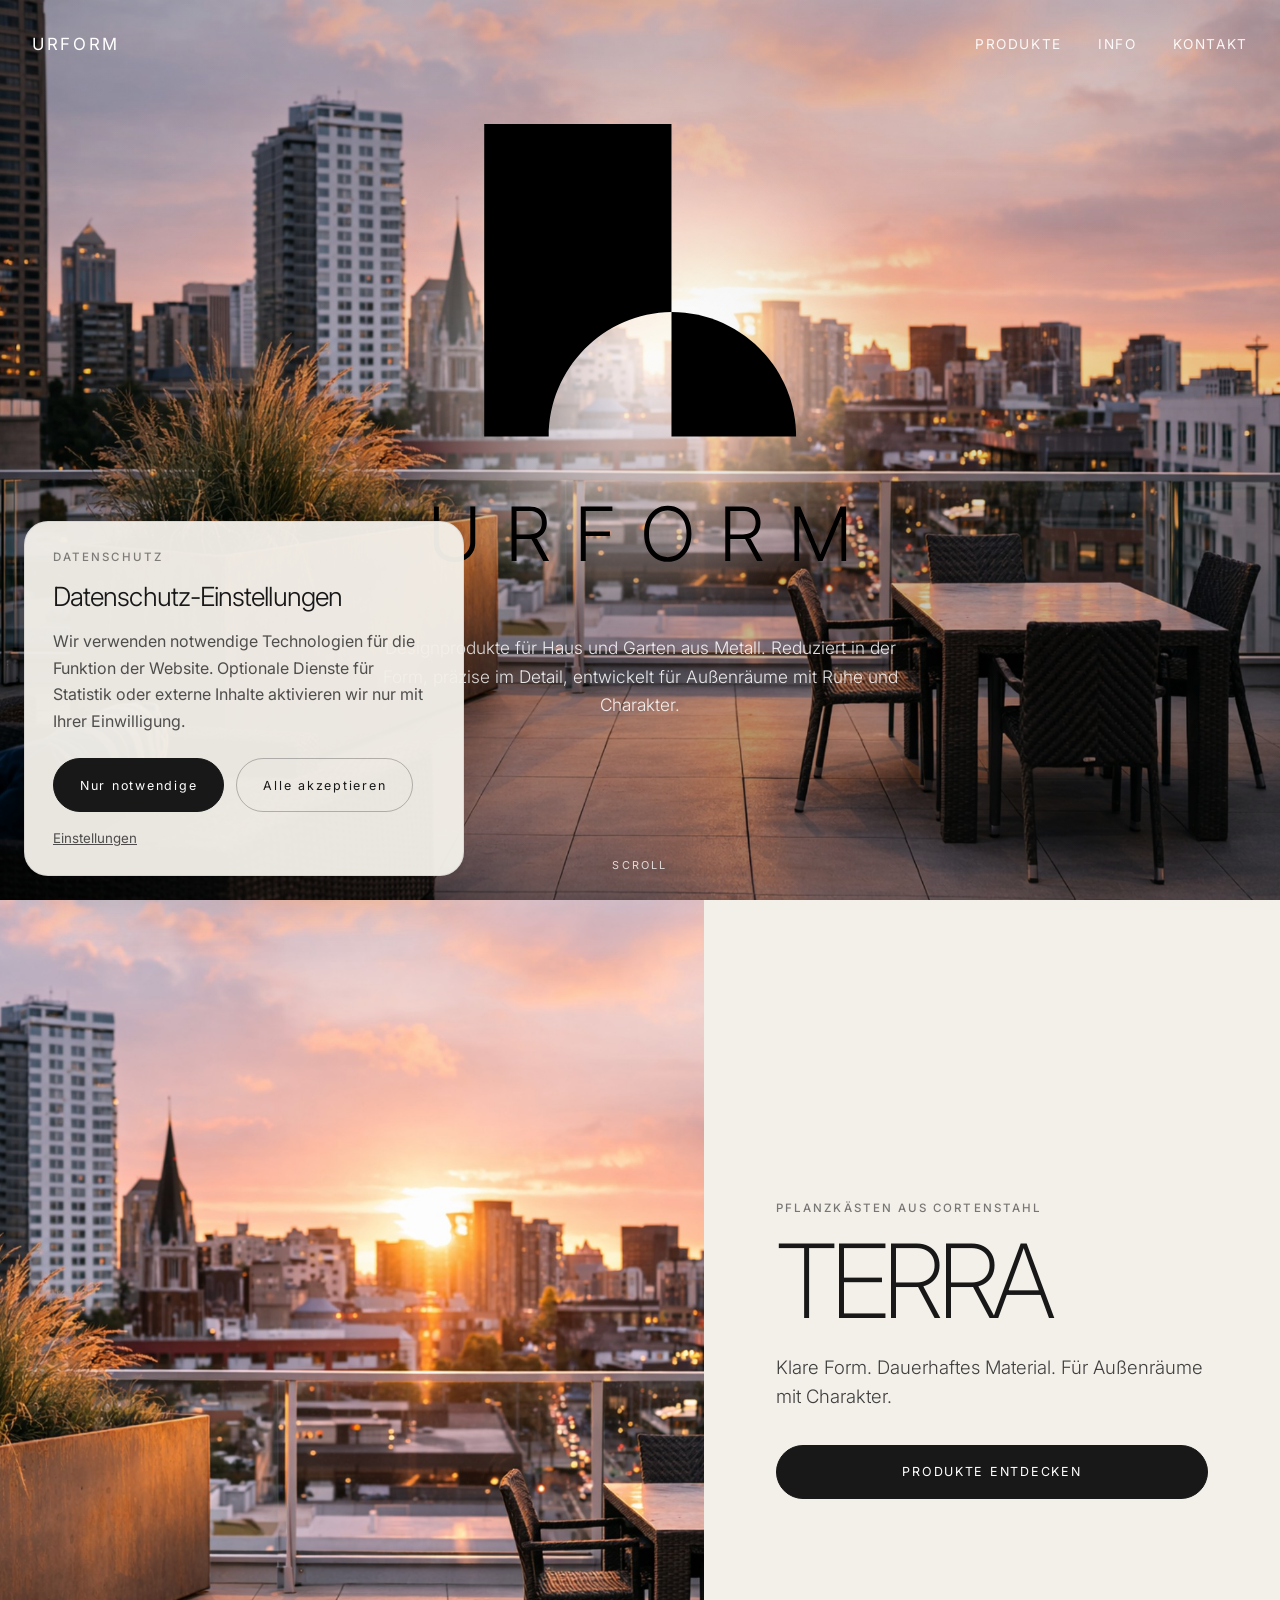
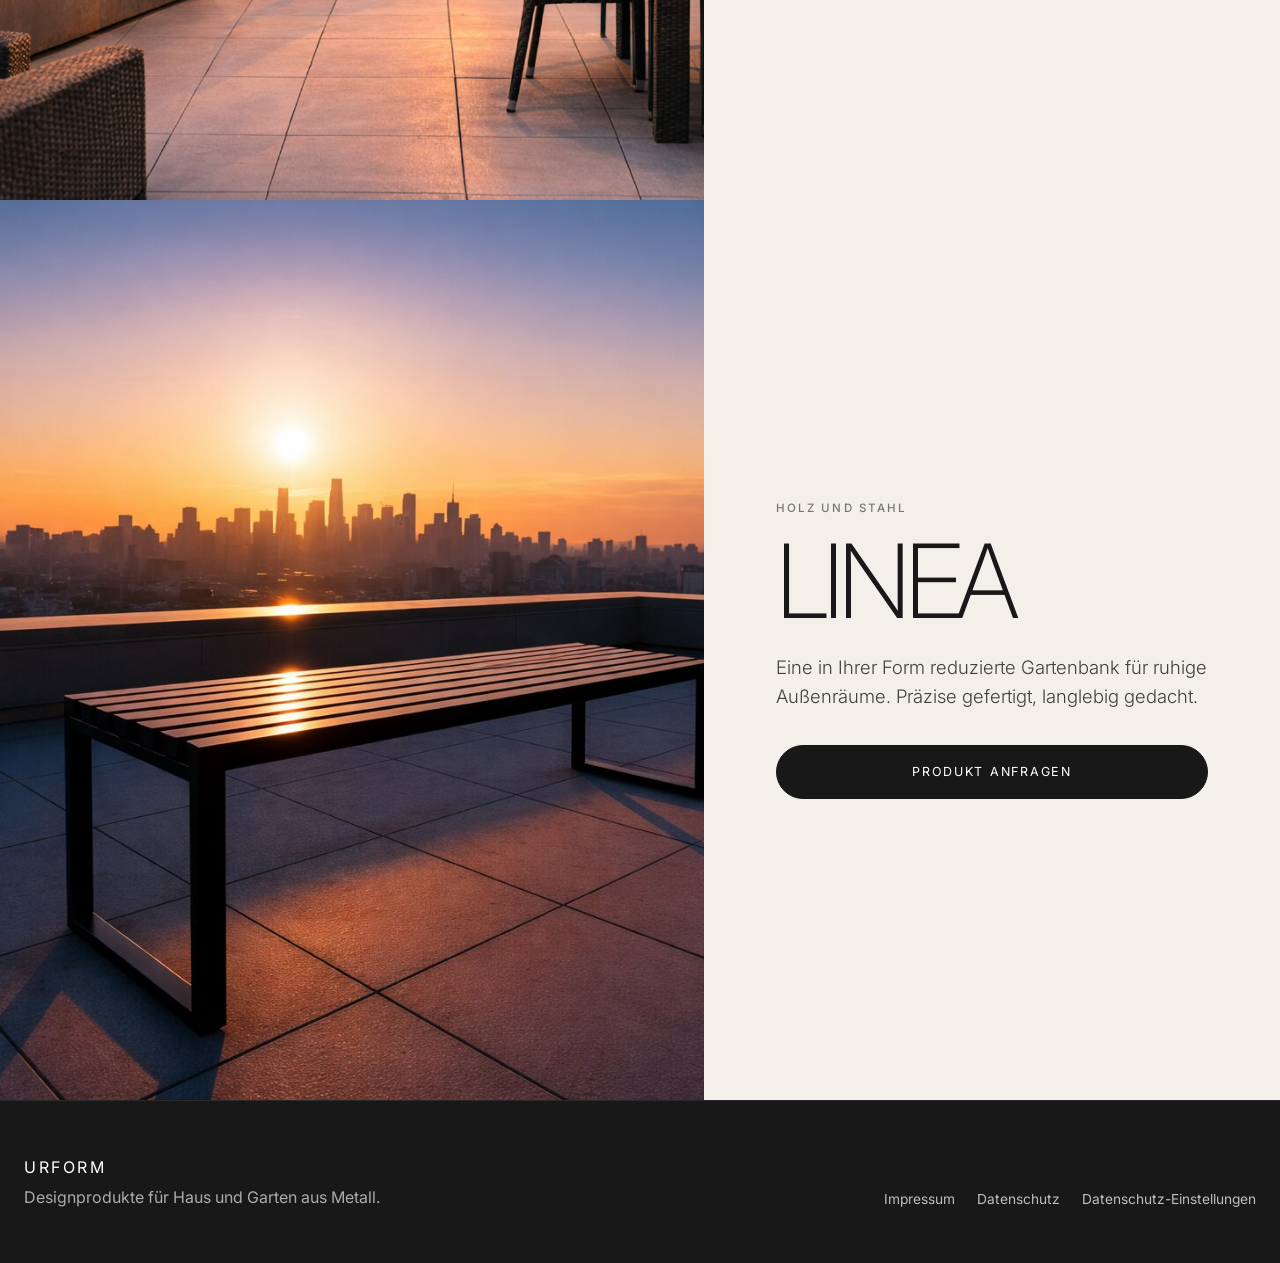
<file: docs/index.html>
<!DOCTYPE html>
<html lang="de">
<head>
  <meta charset="UTF-8" />
  <meta name="viewport" content="width=device-width, initial-scale=1.0" />
  <title>URFORM</title>
  <meta
    name="description"
    content="URFORM – Designprodukte für Haus und Garten aus Metall."
  />
  <link rel="preconnect" href="https://fonts.googleapis.com" />
  <link rel="preconnect" href="https://fonts.gstatic.com" crossorigin />
  <link
    href="https://fonts.googleapis.com/css2?family=Inter:wght@300;400;500;600&display=swap"
    rel="stylesheet"
  />
  <link rel="stylesheet" href="css/style.css" />
<link rel="icon" href="/favicon.ico" sizes="any">
<link rel="icon" href="/favicon.png" type="image/png">
<link rel="icon" href="/images/favicon.svg" type="image/svg+xml">
<link rel="apple-touch-icon" href="/images/favicon.png">
</head>
<body>
  <div class="loader" aria-hidden="true">
    <div class="loader-inner">
      <span class="loader-text">URFORM.design</span>
    </div>
  </div>

  <header class="site-header">
    <div class="header-inner">
      <a href="index.html" class="logo">URFORM</a>

      <nav class="main-nav" aria-label="Hauptnavigation">
        <a href="produkte.html">PRODUKTE</a>
        <a href="info.html">INFO</a>
        <a href="kontakt.html">KONTAKT</a>
      </nav>
    </div>
  </header>

  <main class="snap-container">
    <section class="panel hero-panel">
      <div class="panel-image">
        <img
          src="images/hero.jpg"
          alt="URFORM Dachterrasse mit Pflanzkasten bei Sonnenuntergang"
        />
        <div class="panel-overlay"></div>
      </div>

      <div class="panel-content panel-content-center panel-content-brand">
        <div class="hero-brand-wrap">
          <div class="hero-vignette"></div>

          <img
            src="images/Logo_text.svg"
            alt="URFORM"
            class="hero-brand-logo"
          />
        </div>

        <p class="hero-brand-text">
          Designprodukte für Haus und Garten aus Metall.
          Reduziert in der Form, präzise im Detail, entwickelt für Außenräume
          mit Ruhe und Charakter.
        </p>
      </div>

      <div class="scroll-indicator">SCROLL</div>
    </section>

    <section class="panel product-panel terra-panel">
      <div class="panel-split">
        <div class="panel-split-image">
          <img
            src="images/hero.jpg"
            alt="TERRA Pflanzkasten aus Cortenstahl auf einer Dachterrasse"
          />
        </div>

        <div class="panel-split-content">
          <p class="eyebrow">PFLANZKÄSTEN AUS CORTENSTAHL</p>
          <h2>TERRA</h2>
          <p class="lead dark">
            Klare Form. Dauerhaftes Material. Für Außenräume mit Charakter.
          </p>
          <a href="produkte.html" class="btn btn-dark">PRODUKTE ENTDECKEN</a>
        </div>
      </div>
    </section>

    <section class="panel product-panel">
      <div class="panel-split">
        <div class="panel-split-image">
          <img
            src="images/bank.jpg"
            alt="Gartenbank aus Holz und Stahl von URFORM"
          />
        </div>

        <div class="panel-split-content">
          <p class="eyebrow">HOLZ UND STAHL</p>
          <h2>LINEA</h2>
          <p class="lead dark">
            Eine in Ihrer Form reduzierte Gartenbank für ruhige Außenräume.
            Präzise gefertigt, langlebig gedacht.
          </p>
          <a href="kontakt.html" class="btn btn-dark">PRODUKT ANFRAGEN</a>
        </div>
      </div>
    </section>
  </main>

  <footer class="site-footer">
    <div class="footer-inner footer-grid">
      <div class="footer-brand">
        <p class="footer-logo">URFORM</p>
        <p class="footer-claim">
          Designprodukte für Haus und Garten aus Metall.
        </p>
      </div>

      <div class="footer-nav">
        <a href="impressum.html">Impressum</a>
        <a href="datenschutz.html">Datenschutz</a>
        <button
          type="button"
          class="footer-link-button"
          data-open-consent
          aria-haspopup="dialog"
          aria-controls="consent-preferences"
        >
          Datenschutz-Einstellungen
        </button>
      </div>
    </div>
  </footer>

  <div
    class="consent-card"
    id="consent-card"
    role="dialog"
    aria-labelledby="consent-title"
    aria-describedby="consent-text"
    aria-modal="false"
    hidden
  >
    <div class="consent-card-inner">
      <p class="consent-kicker">DATENSCHUTZ</p>
      <h2 id="consent-title">Datenschutz-Einstellungen</h2>
      <p id="consent-text" class="consent-text">
        Wir verwenden notwendige Technologien für die Funktion der Website.
        Optionale Dienste für Statistik oder externe Inhalte aktivieren wir nur
        mit Ihrer Einwilligung.
      </p>

      <div class="consent-actions">
        <button type="button" class="btn btn-dark btn-consent" data-consent-action="necessary">
          Nur notwendige
        </button>
        <button type="button" class="btn btn-outline btn-consent btn-consent-light" data-consent-action="all">
          Alle akzeptieren
        </button>
      </div>

      <button
        type="button"
        class="consent-text-link"
        data-open-consent
        aria-haspopup="dialog"
        aria-controls="consent-preferences"
      >
        Einstellungen
      </button>
    </div>
  </div>

  <div
    class="consent-modal"
    id="consent-preferences"
    role="dialog"
    aria-modal="true"
    aria-labelledby="consent-preferences-title"
    hidden
  >
    <div class="consent-modal-backdrop" data-close-consent></div>

    <div class="consent-modal-panel">
      <div class="consent-modal-head">
        <p class="consent-kicker">DATENSCHUTZ</p>
        <h2 id="consent-preferences-title">Einstellungen</h2>
        <button type="button" class="consent-close" aria-label="Schließen" data-close-consent>
          ×
        </button>
      </div>

      <div class="consent-modal-body">
        <p class="consent-text consent-text-dark">
          Sie können festlegen, welche optionalen Kategorien aktiviert werden dürfen.
          Notwendige Technologien sind immer aktiv, damit die Website technisch funktioniert.
        </p>

        <div class="consent-option consent-option-locked">
          <div class="consent-option-copy">
            <h3>Notwendig</h3>
            <p>
              Erforderlich für Grundfunktionen, Sicherheit und das Speichern Ihrer Auswahl.
            </p>
          </div>
          <div class="consent-switch is-locked" aria-hidden="true">
            <span></span>
          </div>
        </div>

        <label class="consent-option" for="consent-analytics">
          <div class="consent-option-copy">
            <h3>Statistik</h3>
            <p>
              Für anonyme oder pseudonyme Auswertungen zur Verbesserung der Website.
            </p>
          </div>
          <div class="consent-toggle-wrap">
            <input type="checkbox" id="consent-analytics" />
            <span class="consent-switch"><span></span></span>
          </div>
        </label>

        <label class="consent-option" for="consent-external">
          <div class="consent-option-copy">
            <h3>Externe Medien</h3>
            <p>
              Für eingebundene Inhalte externer Anbieter, z. B. Karten, Videos oder Feeds.
            </p>
          </div>
          <div class="consent-toggle-wrap">
            <input type="checkbox" id="consent-external" />
            <span class="consent-switch"><span></span></span>
          </div>
        </label>
      </div>

      <div class="consent-modal-actions">
        <button type="button" class="btn btn-outline btn-consent-modal" data-consent-save="necessary">
          Nur notwendige
        </button>
        <button type="button" class="btn btn-outline btn-consent-modal" data-consent-save="selection">
          Auswahl speichern
        </button>
        <button type="button" class="btn btn-dark btn-consent-modal" data-consent-save="all">
          Alle akzeptieren
        </button>
      </div>
    </div>
  </div>

  <script>
    (() => {
      const loader = document.querySelector(".loader");
      const heroImage = document.querySelector(".panel-image img");
      const header = document.querySelector(".site-header");
      const panels = Array.from(document.querySelectorAll(".panel"));

      let currentIndex = 0;
      let isAnimating = false;

      window.addEventListener("load", () => {
        setTimeout(() => {
          if (loader) loader.classList.add("loader-hidden");
        }, 1200);

        setTimeout(() => {
          if (heroImage) heroImage.style.transform = "scale(1)";
        }, 1400);
      });

      function updateHeader() {
        if (!header) return;

        if (window.scrollY > 50) {
          header.style.background = "rgba(0, 0, 0, 0.22)";
          header.style.backdropFilter = "blur(10px)";
          header.style.webkitBackdropFilter = "blur(10px)";
        } else {
          header.style.background = "transparent";
          header.style.backdropFilter = "none";
          header.style.webkitBackdropFilter = "none";
        }
      }

      function goToPanel(index) {
        if (index < 0 || index >= panels.length) return;

        isAnimating = true;
        currentIndex = index;

        panels[index].scrollIntoView({
          behavior: "smooth",
          block: "start"
        });

        setTimeout(() => {
          isAnimating = false;
        }, 1200);
      }

      window.addEventListener("scroll", () => {
        updateHeader();

        const viewportMiddle = window.scrollY + window.innerHeight / 2;

        panels.forEach((panel, index) => {
          const top = panel.offsetTop;
          const bottom = top + panel.offsetHeight;

          if (viewportMiddle >= top && viewportMiddle < bottom) {
            currentIndex = index;
          }
        });
      });

      window.addEventListener(
        "wheel",
        (event) => {
          if (window.innerWidth <= 900) return;
          if (isAnimating) {
            event.preventDefault();
            return;
          }

          const threshold = 25;
          if (Math.abs(event.deltaY) < threshold) return;

          event.preventDefault();

          if (event.deltaY > 0) {
            goToPanel(currentIndex + 1);
          } else {
            goToPanel(currentIndex - 1);
          }
        },
        { passive: false }
      );

      updateHeader();
    })();

    (() => {
      const STORAGE_KEY = "urform_consent_v1";
      const CONSENT_VERSION = 1;

      const consentCard = document.getElementById("consent-card");
      const consentModal = document.getElementById("consent-preferences");
      const analyticsToggle = document.getElementById("consent-analytics");
      const externalToggle = document.getElementById("consent-external");

      const openButtons = document.querySelectorAll("[data-open-consent]");
      const closeButtons = document.querySelectorAll("[data-close-consent]");
      const cardActions = document.querySelectorAll("[data-consent-action]");
      const saveActions = document.querySelectorAll("[data-consent-save]");

      function getStoredConsent() {
        try {
          const raw = localStorage.getItem(STORAGE_KEY);
          if (!raw) return null;
          const parsed = JSON.parse(raw);
          if (!parsed || parsed.version !== CONSENT_VERSION) return null;
          return parsed;
        } catch (error) {
          return null;
        }
      }

      function saveConsent(consent) {
        const payload = {
          version: CONSENT_VERSION,
          necessary: true,
          analytics: !!consent.analytics,
          external: !!consent.external,
          updatedAt: new Date().toISOString()
        };

        localStorage.setItem(STORAGE_KEY, JSON.stringify(payload));
        window.dispatchEvent(new CustomEvent("urform:consent-updated", { detail: payload }));
        applyConsent(payload);
        hideConsentCard();
        closeConsentModal();
      }

      function showConsentCard() {
        if (!consentCard) return;
        consentCard.hidden = false;
        requestAnimationFrame(() => {
          consentCard.classList.add("is-visible");
        });
      }

      function hideConsentCard() {
        if (!consentCard) return;
        consentCard.classList.remove("is-visible");
        setTimeout(() => {
          consentCard.hidden = true;
        }, 280);
      }

      function openConsentModal() {
        const current = getStoredConsent();
        if (analyticsToggle) analyticsToggle.checked = !!current?.analytics;
        if (externalToggle) externalToggle.checked = !!current?.external;

        if (!consentModal) return;
        consentModal.hidden = false;
        requestAnimationFrame(() => {
          consentModal.classList.add("is-visible");
        });
        document.body.classList.add("consent-modal-open");
      }

      function closeConsentModal() {
        if (!consentModal) return;
        consentModal.classList.remove("is-visible");
        setTimeout(() => {
          consentModal.hidden = true;
        }, 220);
        document.body.classList.remove("consent-modal-open");
      }

      function applyConsent(consent) {
        document.documentElement.dataset.consentAnalytics = consent.analytics ? "granted" : "denied";
        document.documentElement.dataset.consentExternal = consent.external ? "granted" : "denied";
      }

      function initConsent() {
        const stored = getStoredConsent();

        if (!stored) {
          showConsentCard();
          return;
        }

        applyConsent(stored);
      }

      cardActions.forEach((button) => {
        button.addEventListener("click", () => {
          const action = button.getAttribute("data-consent-action");

          if (action === "necessary") {
            saveConsent({ analytics: false, external: false });
          }

          if (action === "all") {
            saveConsent({ analytics: true, external: true });
          }
        });
      });

      saveActions.forEach((button) => {
        button.addEventListener("click", () => {
          const action = button.getAttribute("data-consent-save");

          if (action === "necessary") {
            saveConsent({ analytics: false, external: false });
          }

          if (action === "all") {
            saveConsent({ analytics: true, external: true });
          }

          if (action === "selection") {
            saveConsent({
              analytics: !!analyticsToggle?.checked,
              external: !!externalToggle?.checked
            });
          }
        });
      });

      openButtons.forEach((button) => {
        button.addEventListener("click", openConsentModal);
      });

      closeButtons.forEach((button) => {
        button.addEventListener("click", closeConsentModal);
      });

      document.addEventListener("keydown", (event) => {
        if (event.key === "Escape") {
          closeConsentModal();
        }
      });

      initConsent();
    })();
  </script>
</body>
</html>
</file>
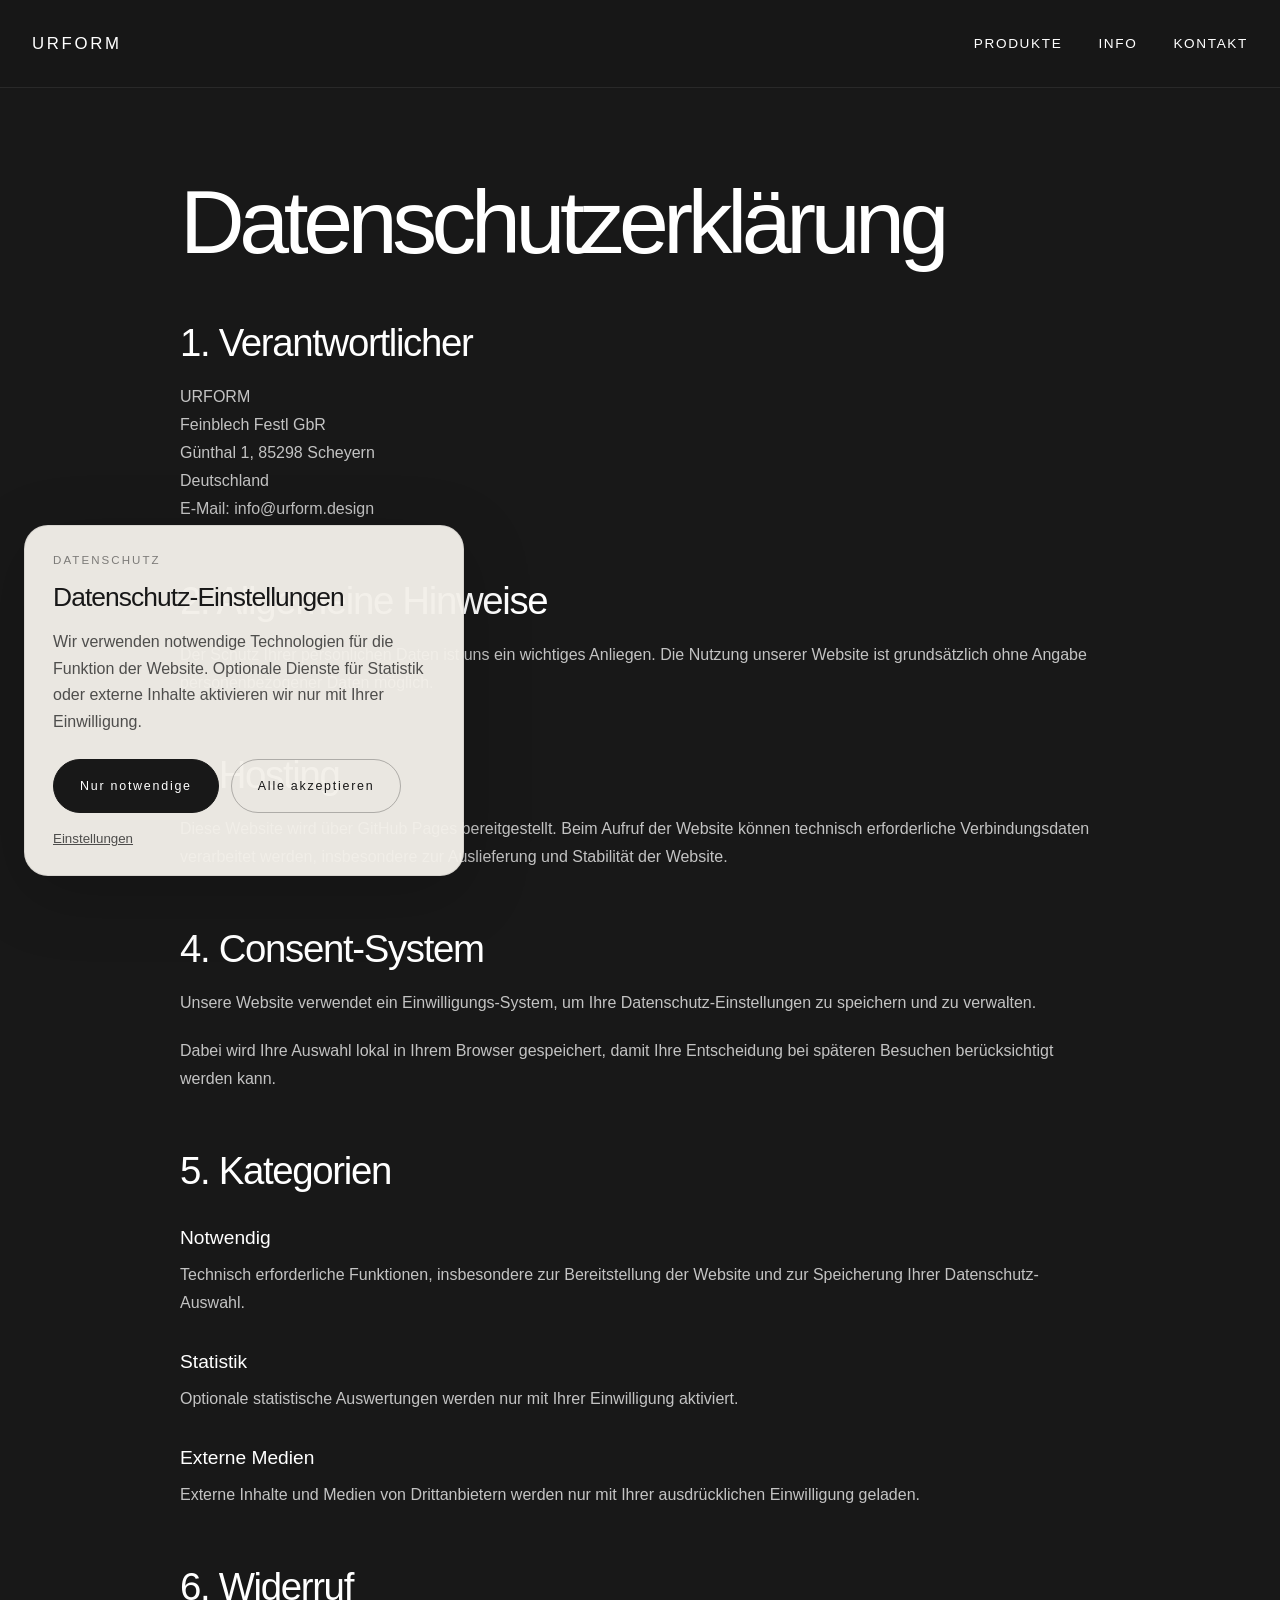
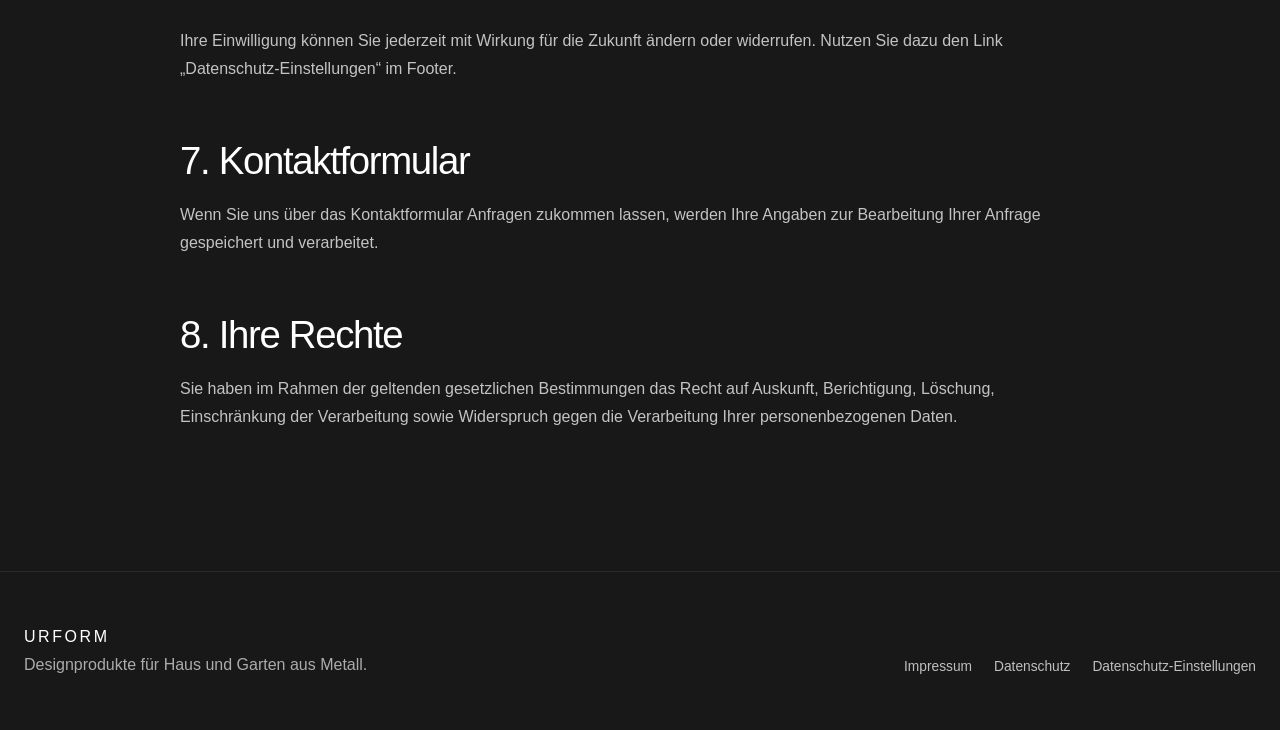
<file: docs/datenschutz.html>
<!DOCTYPE html>
<html lang="de">
<head>
  <meta charset="UTF-8" />
  <meta name="viewport" content="width=device-width, initial-scale=1.0" />
  <title>Datenschutz – URFORM</title>
  <meta name="description" content="Datenschutzerklärung von URFORM." />
  <link rel="stylesheet" href="css/style.css" />
<link rel="icon" href="/favicon.ico" sizes="any">
<link rel="icon" href="/favicon.png" type="image/png">
<link rel="icon" href="/images/favicon.svg" type="image/svg+xml">
<link rel="apple-touch-icon" href="/images/favicon.png">
</head>
<body class="subpage legal-dark">

  <header class="site-header site-header-legal-dark">
    <div class="header-inner">
      <a href="index.html" class="logo">URFORM</a>

      <nav class="main-nav" aria-label="Hauptnavigation">
        <a href="produkte.html">PRODUKTE</a>
        <a href="info.html">INFO</a>
        <a href="kontakt.html">KONTAKT</a>
      </nav>
    </div>
  </header>

  <main>
    <section class="legal-section">
      <div class="container-narrow">

        <h1>Datenschutzerklärung</h1>

        <h2>1. Verantwortlicher</h2>
        <p>
          URFORM<br />
          Feinblech Festl GbR<br />
          Günthal 1, 85298 Scheyern<br />
          Deutschland<br />
          E-Mail: info@urform.design
        </p>

        <h2>2. Allgemeine Hinweise</h2>
        <p>
          Der Schutz Ihrer persönlichen Daten ist uns ein wichtiges Anliegen.
          Die Nutzung unserer Website ist grundsätzlich ohne Angabe
          personenbezogener Daten möglich.
        </p>

        <h2>3. Hosting</h2>
        <p>
          Diese Website wird über GitHub Pages bereitgestellt.
          Beim Aufruf der Website können technisch erforderliche Verbindungsdaten
          verarbeitet werden, insbesondere zur Auslieferung und Stabilität der Website.
        </p>

        <h2>4. Consent-System</h2>
        <p>
          Unsere Website verwendet ein Einwilligungs-System, um Ihre
          Datenschutz-Einstellungen zu speichern und zu verwalten.
        </p>
        <p>
          Dabei wird Ihre Auswahl lokal in Ihrem Browser gespeichert, damit
          Ihre Entscheidung bei späteren Besuchen berücksichtigt werden kann.
        </p>

        <h2>5. Kategorien</h2>

        <h3>Notwendig</h3>
        <p>
          Technisch erforderliche Funktionen, insbesondere zur Bereitstellung
          der Website und zur Speicherung Ihrer Datenschutz-Auswahl.
        </p>

        <h3>Statistik</h3>
        <p>
          Optionale statistische Auswertungen werden nur mit Ihrer Einwilligung aktiviert.
        </p>

        <h3>Externe Medien</h3>
        <p>
          Externe Inhalte und Medien von Drittanbietern werden nur mit Ihrer
          ausdrücklichen Einwilligung geladen.
        </p>

        <h2>6. Widerruf</h2>
        <p>
          Ihre Einwilligung können Sie jederzeit mit Wirkung für die Zukunft ändern
          oder widerrufen. Nutzen Sie dazu den Link
          „Datenschutz-Einstellungen“ im Footer.
        </p>

        <h2>7. Kontaktformular</h2>
        <p>
          Wenn Sie uns über das Kontaktformular Anfragen zukommen lassen, werden
          Ihre Angaben zur Bearbeitung Ihrer Anfrage gespeichert und verarbeitet.
        </p>

        <h2>8. Ihre Rechte</h2>
        <p>
          Sie haben im Rahmen der geltenden gesetzlichen Bestimmungen das Recht auf
          Auskunft, Berichtigung, Löschung, Einschränkung der Verarbeitung sowie
          Widerspruch gegen die Verarbeitung Ihrer personenbezogenen Daten.
        </p>

      </div>
    </section>
  </main>

  <footer class="site-footer">
    <div class="footer-inner footer-grid">
      <div class="footer-brand">
        <p class="footer-logo">URFORM</p>
        <p class="footer-claim">
          Designprodukte für Haus und Garten aus Metall.
        </p>
      </div>

      <div class="footer-nav">
        <a href="impressum.html">Impressum</a>
        <a href="datenschutz.html">Datenschutz</a>
        <button
          type="button"
          class="footer-link-button"
          data-open-consent
          aria-haspopup="dialog"
          aria-controls="consent-preferences"
        >
          Datenschutz-Einstellungen
        </button>
      </div>
    </div>
  </footer>

  <div
    class="consent-card"
    id="consent-card"
    role="dialog"
    aria-labelledby="consent-title"
    aria-describedby="consent-text"
    aria-modal="false"
    hidden
  >
    <div class="consent-card-inner">
      <p class="consent-kicker">DATENSCHUTZ</p>
      <h2 id="consent-title">Datenschutz-Einstellungen</h2>
      <p id="consent-text" class="consent-text">
        Wir verwenden notwendige Technologien für die Funktion der Website.
        Optionale Dienste für Statistik oder externe Inhalte aktivieren wir nur
        mit Ihrer Einwilligung.
      </p>

      <div class="consent-actions">
        <button type="button" class="btn btn-dark btn-consent" data-consent-action="necessary">
          Nur notwendige
        </button>
        <button type="button" class="btn btn-outline btn-consent btn-consent-light" data-consent-action="all">
          Alle akzeptieren
        </button>
      </div>

      <button
        type="button"
        class="consent-text-link"
        data-open-consent
        aria-haspopup="dialog"
        aria-controls="consent-preferences"
      >
        Einstellungen
      </button>
    </div>
  </div>

  <div
    class="consent-modal"
    id="consent-preferences"
    role="dialog"
    aria-modal="true"
    aria-labelledby="consent-preferences-title"
    hidden
  >
    <div class="consent-modal-backdrop" data-close-consent></div>

    <div class="consent-modal-panel">
      <div class="consent-modal-head">
        <p class="consent-kicker">DATENSCHUTZ</p>
        <h2 id="consent-preferences-title">Einstellungen</h2>
        <button type="button" class="consent-close" aria-label="Schließen" data-close-consent>
          ×
        </button>
      </div>

      <div class="consent-modal-body">
        <p class="consent-text consent-text-dark">
          Sie können festlegen, welche optionalen Kategorien aktiviert werden dürfen.
          Notwendige Technologien sind immer aktiv, damit die Website technisch funktioniert.
        </p>

        <div class="consent-option consent-option-locked">
          <div class="consent-option-copy">
            <h3>Notwendig</h3>
            <p>
              Erforderlich für Grundfunktionen, Sicherheit und das Speichern Ihrer Auswahl.
            </p>
          </div>
          <div class="consent-switch is-locked" aria-hidden="true">
            <span></span>
          </div>
        </div>

        <label class="consent-option" for="consent-analytics">
          <div class="consent-option-copy">
            <h3>Statistik</h3>
            <p>
              Für anonyme oder pseudonyme Auswertungen zur Verbesserung der Website.
            </p>
          </div>
          <div class="consent-toggle-wrap">
            <input type="checkbox" id="consent-analytics" />
            <span class="consent-switch"><span></span></span>
          </div>
        </label>

        <label class="consent-option" for="consent-external">
          <div class="consent-option-copy">
            <h3>Externe Medien</h3>
            <p>
              Für eingebundene Inhalte externer Anbieter, z. B. Karten, Videos oder Feeds.
            </p>
          </div>
          <div class="consent-toggle-wrap">
            <input type="checkbox" id="consent-external" />
            <span class="consent-switch"><span></span></span>
          </div>
        </label>
      </div>

      <div class="consent-modal-actions">
        <button type="button" class="btn btn-outline btn-consent-modal" data-consent-save="necessary">
          Nur notwendige
        </button>
        <button type="button" class="btn btn-outline btn-consent-modal" data-consent-save="selection">
          Auswahl speichern
        </button>
        <button type="button" class="btn btn-dark btn-consent-modal" data-consent-save="all">
          Alle akzeptieren
        </button>
      </div>
    </div>
  </div>

  <script>
    (() => {
      const STORAGE_KEY = "urform_consent_v1";
      const CONSENT_VERSION = 1;

      const consentCard = document.getElementById("consent-card");
      const consentModal = document.getElementById("consent-preferences");
      const analyticsToggle = document.getElementById("consent-analytics");
      const externalToggle = document.getElementById("consent-external");

      const openButtons = document.querySelectorAll("[data-open-consent]");
      const closeButtons = document.querySelectorAll("[data-close-consent]");
      const cardActions = document.querySelectorAll("[data-consent-action]");
      const saveActions = document.querySelectorAll("[data-consent-save]");

      function getStoredConsent() {
        try {
          const raw = localStorage.getItem(STORAGE_KEY);
          if (!raw) return null;
          const parsed = JSON.parse(raw);
          if (!parsed || parsed.version !== CONSENT_VERSION) return null;
          return parsed;
        } catch (error) {
          return null;
        }
      }

      function saveConsent(consent) {
        const payload = {
          version: CONSENT_VERSION,
          necessary: true,
          analytics: !!consent.analytics,
          external: !!consent.external,
          updatedAt: new Date().toISOString()
        };

        localStorage.setItem(STORAGE_KEY, JSON.stringify(payload));
        window.dispatchEvent(new CustomEvent("urform:consent-updated", { detail: payload }));
        applyConsent(payload);
        hideConsentCard();
        closeConsentModal();
      }

      function showConsentCard() {
        if (!consentCard) return;
        consentCard.hidden = false;
        requestAnimationFrame(() => {
          consentCard.classList.add("is-visible");
        });
      }

      function hideConsentCard() {
        if (!consentCard) return;
        consentCard.classList.remove("is-visible");
        setTimeout(() => {
          consentCard.hidden = true;
        }, 280);
      }

      function openConsentModal() {
        const current = getStoredConsent();
        if (analyticsToggle) analyticsToggle.checked = !!current?.analytics;
        if (externalToggle) externalToggle.checked = !!current?.external;

        if (!consentModal) return;
        consentModal.hidden = false;
        requestAnimationFrame(() => {
          consentModal.classList.add("is-visible");
        });
        document.body.classList.add("consent-modal-open");
      }

      function closeConsentModal() {
        if (!consentModal) return;
        consentModal.classList.remove("is-visible");
        setTimeout(() => {
          consentModal.hidden = true;
        }, 220);
        document.body.classList.remove("consent-modal-open");
      }

      function applyConsent(consent) {
        document.documentElement.dataset.consentAnalytics = consent.analytics ? "granted" : "denied";
        document.documentElement.dataset.consentExternal = consent.external ? "granted" : "denied";
      }

      function initConsent() {
        const stored = getStoredConsent();

        if (!stored) {
          showConsentCard();
          return;
        }

        applyConsent(stored);
      }

      cardActions.forEach((button) => {
        button.addEventListener("click", () => {
          const action = button.getAttribute("data-consent-action");

          if (action === "necessary") {
            saveConsent({ analytics: false, external: false });
          }

          if (action === "all") {
            saveConsent({ analytics: true, external: true });
          }
        });
      });

      saveActions.forEach((button) => {
        button.addEventListener("click", () => {
          const action = button.getAttribute("data-consent-save");

          if (action === "necessary") {
            saveConsent({ analytics: false, external: false });
          }

          if (action === "all") {
            saveConsent({ analytics: true, external: true });
          }

          if (action === "selection") {
            saveConsent({
              analytics: !!analyticsToggle?.checked,
              external: !!externalToggle?.checked
            });
          }
        });
      });

      openButtons.forEach((button) => {
        button.addEventListener("click", openConsentModal);
      });

      closeButtons.forEach((button) => {
        button.addEventListener("click", closeConsentModal);
      });

      document.addEventListener("keydown", (event) => {
        if (event.key === "Escape") {
          closeConsentModal();
        }
      });

      initConsent();
    })();
  </script>

</body>
</html>
</file>
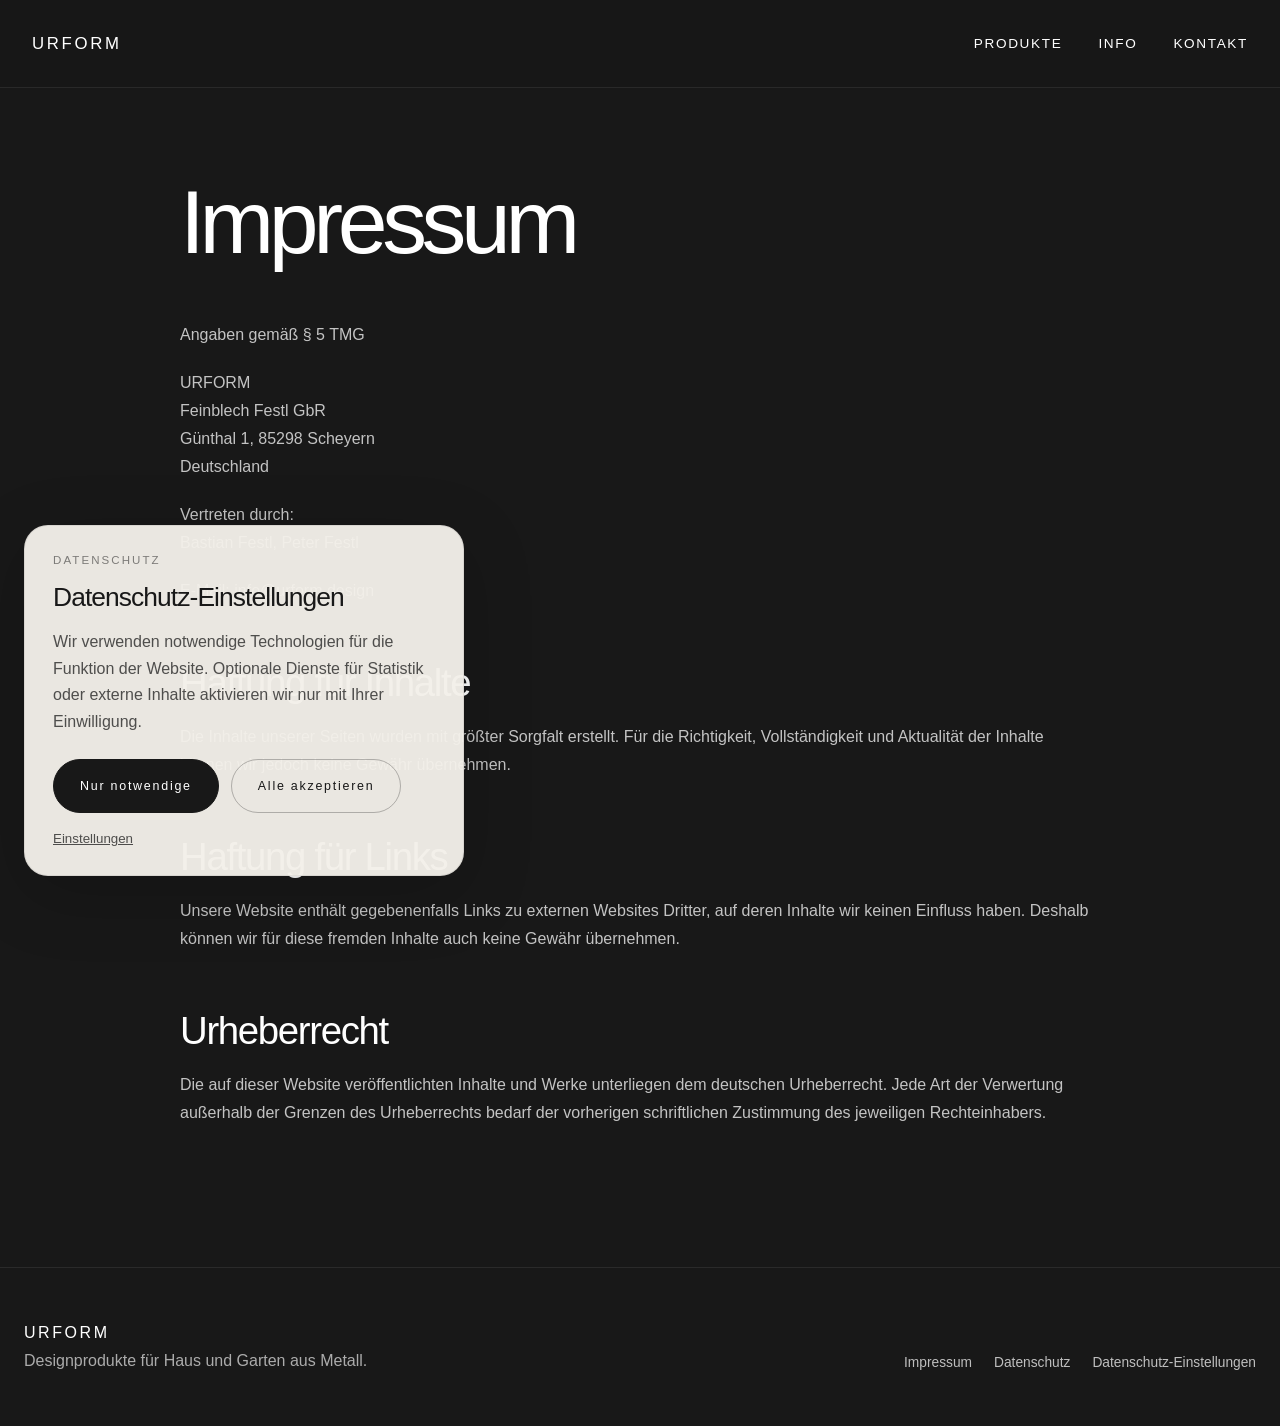
<file: docs/impressum.html>
<!DOCTYPE html>
<html lang="de">
<head>
  <meta charset="UTF-8" />
  <meta name="viewport" content="width=device-width, initial-scale=1.0" />
  <title>Impressum – URFORM</title>
  <meta name="description" content="Impressum von URFORM." />
  <link rel="stylesheet" href="css/style.css" />
<link rel="icon" href="/favicon.ico" sizes="any">
<link rel="icon" href="/favicon.png" type="image/png">
<link rel="icon" href="/images/favicon.svg" type="image/svg+xml">
<link rel="apple-touch-icon" href="/images/favicon.png">
</head>
<body class="subpage legal-dark">

  <header class="site-header site-header-legal-dark">
    <div class="header-inner">
      <a href="index.html" class="logo">URFORM</a>

      <nav class="main-nav" aria-label="Hauptnavigation">
        <a href="produkte.html">PRODUKTE</a>
        <a href="info.html">INFO</a>
        <a href="kontakt.html">KONTAKT</a>
      </nav>
    </div>
  </header>

  <main>
    <section class="legal-section">
      <div class="container-narrow">

        <h1>Impressum</h1>

        <p>Angaben gemäß § 5 TMG</p>

        <p>
          URFORM<br />
          Feinblech Festl GbR<br />
          Günthal 1, 85298 Scheyern<br />
          Deutschland
        </p>

        <p>
          Vertreten durch:<br />
          Bastian Festl, Peter Festl
        </p>

        <p>
          E-Mail: info@urform.design
        </p>

        <h2>Haftung für Inhalte</h2>
        <p>
          Die Inhalte unserer Seiten wurden mit größter Sorgfalt erstellt.
          Für die Richtigkeit, Vollständigkeit und Aktualität der Inhalte
          können wir jedoch keine Gewähr übernehmen.
        </p>

        <h2>Haftung für Links</h2>
        <p>
          Unsere Website enthält gegebenenfalls Links zu externen Websites
          Dritter, auf deren Inhalte wir keinen Einfluss haben. Deshalb können
          wir für diese fremden Inhalte auch keine Gewähr übernehmen.
        </p>

        <h2>Urheberrecht</h2>
        <p>
          Die auf dieser Website veröffentlichten Inhalte und Werke unterliegen
          dem deutschen Urheberrecht. Jede Art der Verwertung außerhalb der
          Grenzen des Urheberrechts bedarf der vorherigen schriftlichen
          Zustimmung des jeweiligen Rechteinhabers.
        </p>

      </div>
    </section>
  </main>

  <footer class="site-footer">
    <div class="footer-inner footer-grid">
      <div class="footer-brand">
        <p class="footer-logo">URFORM</p>
        <p class="footer-claim">
          Designprodukte für Haus und Garten aus Metall.
        </p>
      </div>

      <div class="footer-nav">
        <a href="impressum.html">Impressum</a>
        <a href="datenschutz.html">Datenschutz</a>
        <button
          type="button"
          class="footer-link-button"
          data-open-consent
          aria-haspopup="dialog"
          aria-controls="consent-preferences"
        >
          Datenschutz-Einstellungen
        </button>
      </div>
    </div>
  </footer>

  <div
    class="consent-card"
    id="consent-card"
    role="dialog"
    aria-labelledby="consent-title"
    aria-describedby="consent-text"
    aria-modal="false"
    hidden
  >
    <div class="consent-card-inner">
      <p class="consent-kicker">DATENSCHUTZ</p>
      <h2 id="consent-title">Datenschutz-Einstellungen</h2>
      <p id="consent-text" class="consent-text">
        Wir verwenden notwendige Technologien für die Funktion der Website.
        Optionale Dienste für Statistik oder externe Inhalte aktivieren wir nur
        mit Ihrer Einwilligung.
      </p>

      <div class="consent-actions">
        <button type="button" class="btn btn-dark btn-consent" data-consent-action="necessary">
          Nur notwendige
        </button>
        <button type="button" class="btn btn-outline btn-consent btn-consent-light" data-consent-action="all">
          Alle akzeptieren
        </button>
      </div>

      <button
        type="button"
        class="consent-text-link"
        data-open-consent
        aria-haspopup="dialog"
        aria-controls="consent-preferences"
      >
        Einstellungen
      </button>
    </div>
  </div>

  <div
    class="consent-modal"
    id="consent-preferences"
    role="dialog"
    aria-modal="true"
    aria-labelledby="consent-preferences-title"
    hidden
  >
    <div class="consent-modal-backdrop" data-close-consent></div>

    <div class="consent-modal-panel">
      <div class="consent-modal-head">
        <p class="consent-kicker">DATENSCHUTZ</p>
        <h2 id="consent-preferences-title">Einstellungen</h2>
        <button type="button" class="consent-close" aria-label="Schließen" data-close-consent>
          ×
        </button>
      </div>

      <div class="consent-modal-body">
        <p class="consent-text consent-text-dark">
          Sie können festlegen, welche optionalen Kategorien aktiviert werden dürfen.
          Notwendige Technologien sind immer aktiv, damit die Website technisch funktioniert.
        </p>

        <div class="consent-option consent-option-locked">
          <div class="consent-option-copy">
            <h3>Notwendig</h3>
            <p>
              Erforderlich für Grundfunktionen, Sicherheit und das Speichern Ihrer Auswahl.
            </p>
          </div>
          <div class="consent-switch is-locked" aria-hidden="true">
            <span></span>
          </div>
        </div>

        <label class="consent-option" for="consent-analytics">
          <div class="consent-option-copy">
            <h3>Statistik</h3>
            <p>
              Für anonyme oder pseudonyme Auswertungen zur Verbesserung der Website.
            </p>
          </div>
          <div class="consent-toggle-wrap">
            <input type="checkbox" id="consent-analytics" />
            <span class="consent-switch"><span></span></span>
          </div>
        </label>

        <label class="consent-option" for="consent-external">
          <div class="consent-option-copy">
            <h3>Externe Medien</h3>
            <p>
              Für eingebundene Inhalte externer Anbieter, z. B. Karten, Videos oder Feeds.
            </p>
          </div>
          <div class="consent-toggle-wrap">
            <input type="checkbox" id="consent-external" />
            <span class="consent-switch"><span></span></span>
          </div>
        </label>
      </div>

      <div class="consent-modal-actions">
        <button type="button" class="btn btn-outline btn-consent-modal" data-consent-save="necessary">
          Nur notwendige
        </button>
        <button type="button" class="btn btn-outline btn-consent-modal" data-consent-save="selection">
          Auswahl speichern
        </button>
        <button type="button" class="btn btn-dark btn-consent-modal" data-consent-save="all">
          Alle akzeptieren
        </button>
      </div>
    </div>
  </div>

  <script>
    (() => {
      const STORAGE_KEY = "urform_consent_v1";
      const CONSENT_VERSION = 1;

      const consentCard = document.getElementById("consent-card");
      const consentModal = document.getElementById("consent-preferences");
      const analyticsToggle = document.getElementById("consent-analytics");
      const externalToggle = document.getElementById("consent-external");

      const openButtons = document.querySelectorAll("[data-open-consent]");
      const closeButtons = document.querySelectorAll("[data-close-consent]");
      const cardActions = document.querySelectorAll("[data-consent-action]");
      const saveActions = document.querySelectorAll("[data-consent-save]");

      function getStoredConsent() {
        try {
          const raw = localStorage.getItem(STORAGE_KEY);
          if (!raw) return null;
          const parsed = JSON.parse(raw);
          if (!parsed || parsed.version !== CONSENT_VERSION) return null;
          return parsed;
        } catch (error) {
          return null;
        }
      }

      function saveConsent(consent) {
        const payload = {
          version: CONSENT_VERSION,
          necessary: true,
          analytics: !!consent.analytics,
          external: !!consent.external,
          updatedAt: new Date().toISOString()
        };

        localStorage.setItem(STORAGE_KEY, JSON.stringify(payload));
        window.dispatchEvent(new CustomEvent("urform:consent-updated", { detail: payload }));
        applyConsent(payload);
        hideConsentCard();
        closeConsentModal();
      }

      function showConsentCard() {
        if (!consentCard) return;
        consentCard.hidden = false;
        requestAnimationFrame(() => {
          consentCard.classList.add("is-visible");
        });
      }

      function hideConsentCard() {
        if (!consentCard) return;
        consentCard.classList.remove("is-visible");
        setTimeout(() => {
          consentCard.hidden = true;
        }, 280);
      }

      function openConsentModal() {
        const current = getStoredConsent();
        if (analyticsToggle) analyticsToggle.checked = !!current?.analytics;
        if (externalToggle) externalToggle.checked = !!current?.external;

        if (!consentModal) return;
        consentModal.hidden = false;
        requestAnimationFrame(() => {
          consentModal.classList.add("is-visible");
        });
        document.body.classList.add("consent-modal-open");
      }

      function closeConsentModal() {
        if (!consentModal) return;
        consentModal.classList.remove("is-visible");
        setTimeout(() => {
          consentModal.hidden = true;
        }, 220);
        document.body.classList.remove("consent-modal-open");
      }

      function applyConsent(consent) {
        document.documentElement.dataset.consentAnalytics = consent.analytics ? "granted" : "denied";
        document.documentElement.dataset.consentExternal = consent.external ? "granted" : "denied";
      }

      function initConsent() {
        const stored = getStoredConsent();

        if (!stored) {
          showConsentCard();
          return;
        }

        applyConsent(stored);
      }

      cardActions.forEach((button) => {
        button.addEventListener("click", () => {
          const action = button.getAttribute("data-consent-action");

          if (action === "necessary") {
            saveConsent({ analytics: false, external: false });
          }

          if (action === "all") {
            saveConsent({ analytics: true, external: true });
          }
        });
      });

      saveActions.forEach((button) => {
        button.addEventListener("click", () => {
          const action = button.getAttribute("data-consent-save");

          if (action === "necessary") {
            saveConsent({ analytics: false, external: false });
          }

          if (action === "all") {
            saveConsent({ analytics: true, external: true });
          }

          if (action === "selection") {
            saveConsent({
              analytics: !!analyticsToggle?.checked,
              external: !!externalToggle?.checked
            });
          }
        });
      });

      openButtons.forEach((button) => {
        button.addEventListener("click", openConsentModal);
      });

      closeButtons.forEach((button) => {
        button.addEventListener("click", closeConsentModal);
      });

      document.addEventListener("keydown", (event) => {
        if (event.key === "Escape") {
          closeConsentModal();
        }
      });

      initConsent();
    })();
  </script>

</body>
</html>
</file>
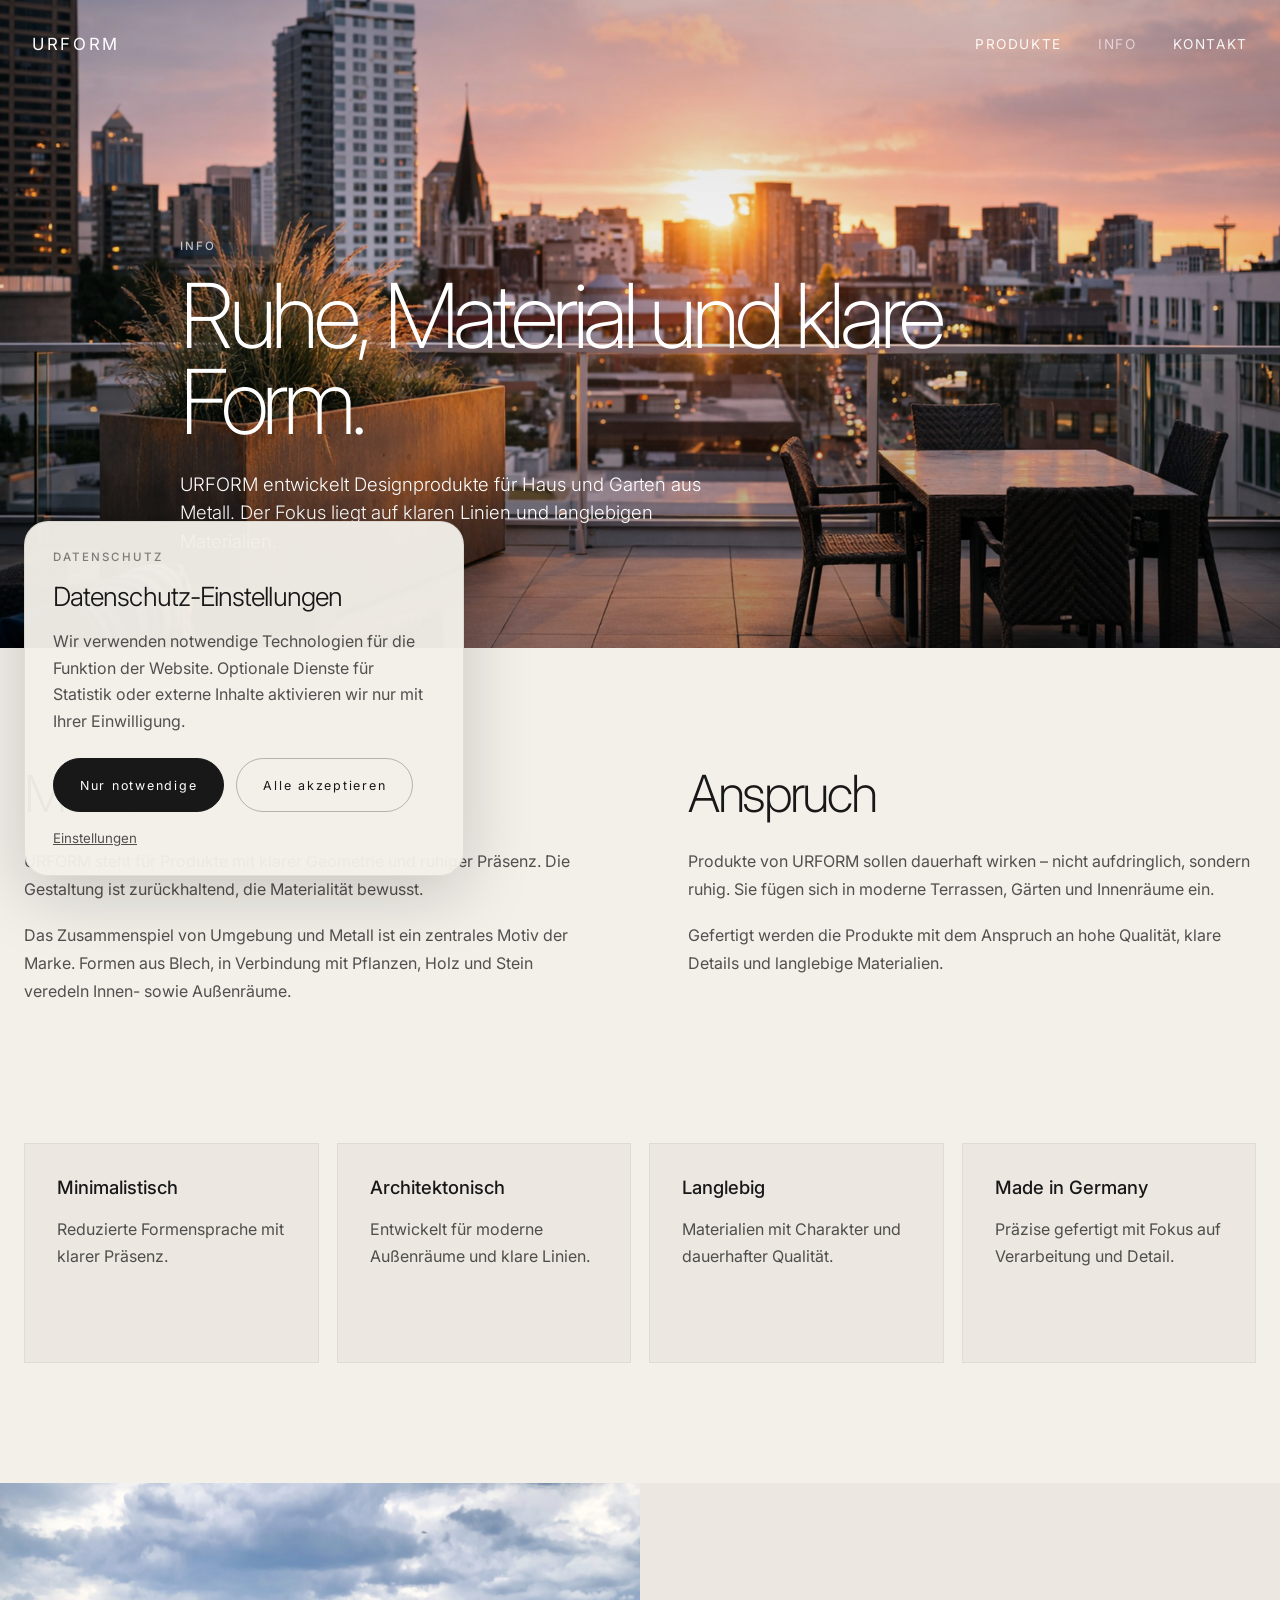
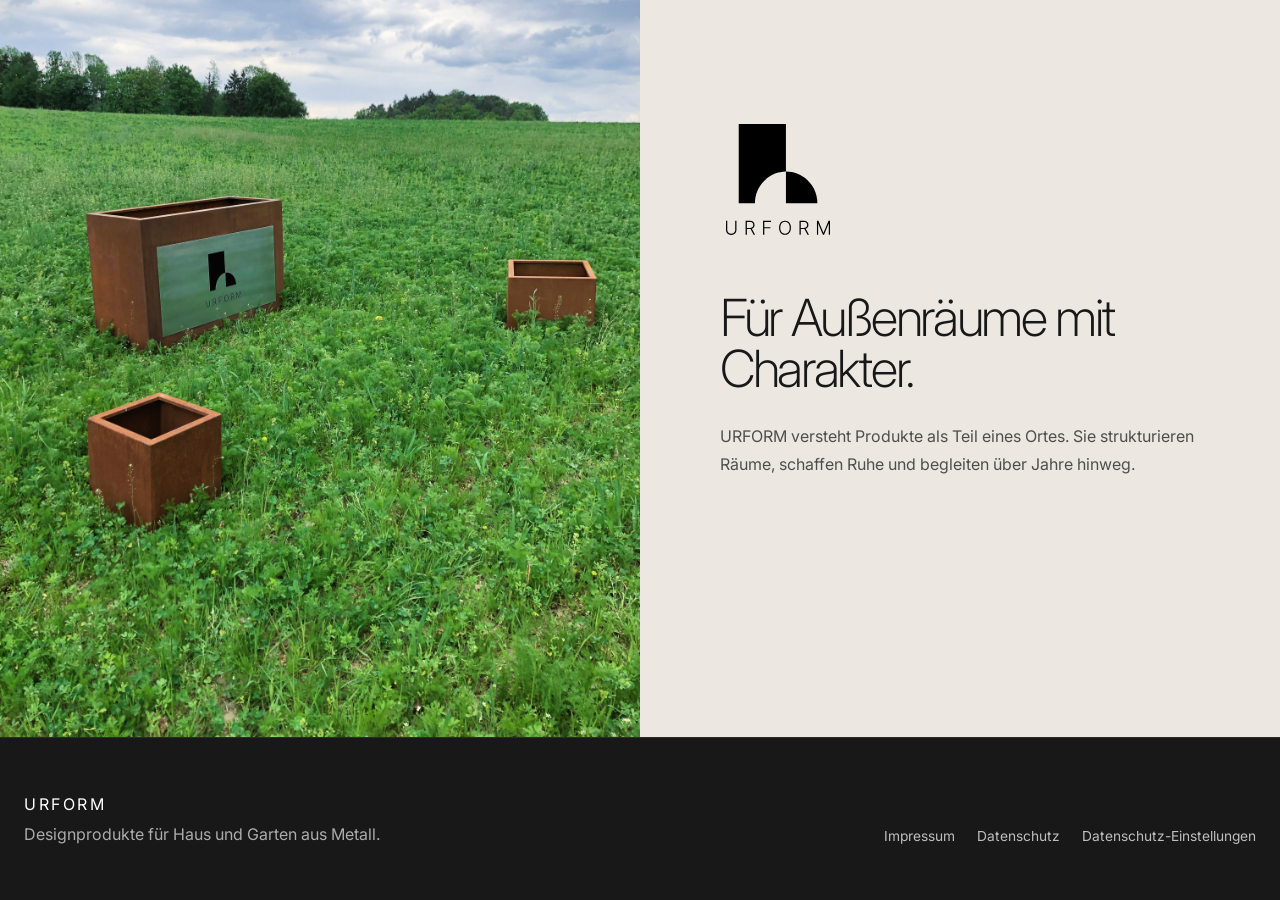
<file: docs/info.html>
<!DOCTYPE html>
<html lang="de">
<head>
  <meta charset="UTF-8" />
  <meta name="viewport" content="width=device-width, initial-scale=1.0" />
  <title>Info – URFORM</title>
  <meta
    name="description"
    content="Über URFORM – Designprodukte für Haus und Garten aus Metall."
  />
  <link rel="preconnect" href="https://fonts.googleapis.com" />
  <link rel="preconnect" href="https://fonts.gstatic.com" crossorigin />
  <link
    href="https://fonts.googleapis.com/css2?family=Inter:wght@300;400;500;600&display=swap"
    rel="stylesheet"
  />
  <link rel="stylesheet" href="css/style.css" />
<link rel="icon" href="/favicon.ico" sizes="any">
<link rel="icon" href="/favicon.png" type="image/png">
<link rel="icon" href="/images/favicon.svg" type="image/svg+xml">
<link rel="apple-touch-icon" href="/images/favicon.png">
</head>
<body class="subpage">
  <header class="site-header">
    <div class="header-inner">
      <a href="index.html" class="logo">URFORM</a>

      <nav class="main-nav" aria-label="Hauptnavigation">
        <a href="produkte.html">PRODUKTE</a>
        <a href="info.html" class="is-active">INFO</a>
        <a href="kontakt.html">KONTAKT</a>
      </nav>
    </div>
  </header>

  <main>
    <section class="subhero subhero-image">
      <div class="subhero-bg">
        <img src="images/hero.jpg" alt="URFORM Dachterrasse mit TERRA" />
        <div class="subhero-overlay"></div>
      </div>

      <div class="container-narrow subhero-content subhero-content-light">
        <p class="page-kicker page-kicker-light">INFO</p>
        <h1 class="page-title page-title-light">Ruhe, Material und klare Form.</h1>
        <p class="page-intro page-intro-light">
          URFORM entwickelt Designprodukte für Haus und Garten aus Metall.
          Der Fokus liegt auf klaren Linien und langlebigen Materialien.
        </p>
      </div>
    </section>

    <section class="content-section">
      <div class="content-grid">
        <div class="content-col">
          <h2>Marke</h2>
          <p>
            URFORM steht für Produkte mit klarer Geometrie und ruhiger
            Präsenz. Die Gestaltung ist zurückhaltend, die Materialität bewusst.
          </p>
          <p>
            Das Zusammenspiel von Umgebung und Metall ist ein zentrales Motiv der Marke.
            Formen aus Blech, in Verbindung mit Pflanzen, Holz und Stein veredeln Innen- sowie Außenräume. 
          </p>
        </div>

        <div class="content-col">
          <h2>Anspruch</h2>
          <p>
            Produkte von URFORM sollen dauerhaft wirken – nicht aufdringlich, sondern ruhig.
            Sie fügen sich in moderne Terrassen, Gärten und Innenräume ein.
          </p>
          <p>
            Gefertigt werden die Produkte mit dem Anspruch an hohe Qualität,
            klare Details und langlebige Materialien.
          </p>
        </div>
      </div>
    </section>

    <section class="value-section">
      <div class="container-wide">
        <div class="value-grid">
          <div class="value-card">
            <h3>Minimalistisch</h3>
            <p>Reduzierte Formensprache mit klarer Präsenz.</p>
          </div>
          <div class="value-card">
            <h3>Architektonisch</h3>
            <p>Entwickelt für moderne Außenräume und klare Linien.</p>
          </div>
          <div class="value-card">
            <h3>Langlebig</h3>
            <p>Materialien mit Charakter und dauerhafter Qualität.</p>
          </div>
          <div class="value-card">
            <h3>Made in Germany</h3>
            <p>Präzise gefertigt mit Fokus auf Verarbeitung und Detail.</p>
          </div>
        </div>
      </div>
    </section>

    <section class="split-showcase">
      <div class="split-showcase-media">
        <img src="images/terra_wiese_1.jpg" alt="Material und Form von URFORM" />
      </div>
      <div class="split-showcase-copy">
        <img
          src="images/Logo_text.svg"
          alt="URFORM"
          class="brand-mark-side"
        />
        <h2>Für Außenräume mit Charakter.</h2>
        <p>
          URFORM versteht Produkte als Teil eines Ortes. Sie strukturieren Räume,
          schaffen Ruhe und begleiten über Jahre hinweg.
        </p>
      </div>
    </section>
  </main>

  <script>
    (() => {
      const header = document.querySelector(".site-header");

      function updateHeader() {
        if (!header) return;

        if (window.scrollY > 50) {
          header.style.background = "rgba(0, 0, 0, 0.22)";
          header.style.backdropFilter = "blur(10px)";
          header.style.webkitBackdropFilter = "blur(10px)";
        } else {
          header.style.background = "transparent";
          header.style.backdropFilter = "none";
          header.style.webkitBackdropFilter = "none";
        }
      }

      window.addEventListener("scroll", updateHeader);
      updateHeader();
    })();
  </script>
<footer class="site-footer">
  <div class="footer-inner footer-grid">

    <div class="footer-brand">
      <p class="footer-logo">URFORM</p>
      <p class="footer-claim">
        Designprodukte für Haus und Garten aus Metall.
      </p>
    </div>

    <div class="footer-nav">
      <a href="impressum.html">Impressum</a>
      <a href="datenschutz.html">Datenschutz</a>
      <button class="footer-link-button" data-open-consent>
        Datenschutz-Einstellungen
      </button>
    </div>

  </div>
</footer>

<div
  class="consent-card"
  id="consent-card"
  role="dialog"
  aria-labelledby="consent-title"
  aria-describedby="consent-text"
  aria-modal="false"
  hidden
>
  <div class="consent-card-inner">
    <p class="consent-kicker">DATENSCHUTZ</p>
    <h2 id="consent-title">Datenschutz-Einstellungen</h2>
    <p id="consent-text" class="consent-text">
      Wir verwenden notwendige Technologien für die Funktion der Website.
      Optionale Dienste für Statistik oder externe Inhalte aktivieren wir nur
      mit Ihrer Einwilligung.
    </p>

    <div class="consent-actions">
      <button type="button" class="btn btn-dark btn-consent" data-consent-action="necessary">
        Nur notwendige
      </button>
      <button type="button" class="btn btn-outline btn-consent btn-consent-light" data-consent-action="all">
        Alle akzeptieren
      </button>
    </div>

    <button
      type="button"
      class="consent-text-link"
      data-open-consent
      aria-haspopup="dialog"
      aria-controls="consent-preferences"
    >
      Einstellungen
    </button>
  </div>
</div>

<div
  class="consent-modal"
  id="consent-preferences"
  role="dialog"
  aria-modal="true"
  aria-labelledby="consent-preferences-title"
  hidden
>
  <div class="consent-modal-backdrop" data-close-consent></div>

  <div class="consent-modal-panel">
    <div class="consent-modal-head">
      <p class="consent-kicker">DATENSCHUTZ</p>
      <h2 id="consent-preferences-title">Einstellungen</h2>
      <button type="button" class="consent-close" aria-label="Schließen" data-close-consent>
        ×
      </button>
    </div>

    <div class="consent-modal-body">
      <p class="consent-text consent-text-dark">
        Sie können festlegen, welche optionalen Kategorien aktiviert werden dürfen.
        Notwendige Technologien sind immer aktiv, damit die Website technisch funktioniert.
      </p>

      <div class="consent-option consent-option-locked">
        <div class="consent-option-copy">
          <h3>Notwendig</h3>
          <p>
            Erforderlich für Grundfunktionen, Sicherheit und das Speichern Ihrer Auswahl.
          </p>
        </div>
        <div class="consent-switch is-locked" aria-hidden="true">
          <span></span>
        </div>
      </div>

      <label class="consent-option" for="consent-analytics">
        <div class="consent-option-copy">
          <h3>Statistik</h3>
          <p>
            Für anonyme oder pseudonyme Auswertungen zur Verbesserung der Website.
          </p>
        </div>
        <div class="consent-toggle-wrap">
          <input type="checkbox" id="consent-analytics" />
          <span class="consent-switch"><span></span></span>
        </div>
      </label>

      <label class="consent-option" for="consent-external">
        <div class="consent-option-copy">
          <h3>Externe Medien</h3>
          <p>
            Für eingebundene Inhalte externer Anbieter, z. B. Karten, Videos oder Feeds.
          </p>
        </div>
        <div class="consent-toggle-wrap">
          <input type="checkbox" id="consent-external" />
          <span class="consent-switch"><span></span></span>
        </div>
      </label>
    </div>

    <div class="consent-modal-actions">
      <button type="button" class="btn btn-outline btn-consent-modal" data-consent-save="necessary">
        Nur notwendige
      </button>
      <button type="button" class="btn btn-outline btn-consent-modal" data-consent-save="selection">
        Auswahl speichern
      </button>
      <button type="button" class="btn btn-dark btn-consent-modal" data-consent-save="all">
        Alle akzeptieren
      </button>
    </div>
  </div>
</div>

<script>
  (() => {
    const STORAGE_KEY = "urform_consent_v1";
    const CONSENT_VERSION = 1;

    const consentCard = document.getElementById("consent-card");
    const consentModal = document.getElementById("consent-preferences");
    const analyticsToggle = document.getElementById("consent-analytics");
    const externalToggle = document.getElementById("consent-external");

    const openButtons = document.querySelectorAll("[data-open-consent]");
    const closeButtons = document.querySelectorAll("[data-close-consent]");
    const cardActions = document.querySelectorAll("[data-consent-action]");
    const saveActions = document.querySelectorAll("[data-consent-save]");

    function getStoredConsent() {
      try {
        const raw = localStorage.getItem(STORAGE_KEY);
        if (!raw) return null;
        const parsed = JSON.parse(raw);
        if (!parsed || parsed.version !== CONSENT_VERSION) return null;
        return parsed;
      } catch (error) {
        return null;
      }
    }

    function saveConsent(consent) {
      const payload = {
        version: CONSENT_VERSION,
        necessary: true,
        analytics: !!consent.analytics,
        external: !!consent.external,
        updatedAt: new Date().toISOString()
      };

      localStorage.setItem(STORAGE_KEY, JSON.stringify(payload));
      window.dispatchEvent(new CustomEvent("urform:consent-updated", { detail: payload }));
      applyConsent(payload);
      hideConsentCard();
      closeConsentModal();
    }

    function showConsentCard() {
      if (!consentCard) return;
      consentCard.hidden = false;
      requestAnimationFrame(() => {
        consentCard.classList.add("is-visible");
      });
    }

    function hideConsentCard() {
      if (!consentCard) return;
      consentCard.classList.remove("is-visible");
      setTimeout(() => {
        consentCard.hidden = true;
      }, 280);
    }

    function openConsentModal() {
      const current = getStoredConsent();
      if (analyticsToggle) analyticsToggle.checked = !!current?.analytics;
      if (externalToggle) externalToggle.checked = !!current?.external;

      if (!consentModal) return;
      consentModal.hidden = false;
      requestAnimationFrame(() => {
        consentModal.classList.add("is-visible");
      });
      document.body.classList.add("consent-modal-open");
    }

    function closeConsentModal() {
      if (!consentModal) return;
      consentModal.classList.remove("is-visible");
      setTimeout(() => {
        consentModal.hidden = true;
      }, 220);
      document.body.classList.remove("consent-modal-open");
    }

    function applyConsent(consent) {
      document.documentElement.dataset.consentAnalytics = consent.analytics ? "granted" : "denied";
      document.documentElement.dataset.consentExternal = consent.external ? "granted" : "denied";

      if (consent.analytics) {
        loadAnalyticsServices();
      }

      if (consent.external) {
        enableExternalMedia();
      }
    }

    function loadAnalyticsServices() {
      if (window.__urformAnalyticsLoaded) return;
      window.__urformAnalyticsLoaded = true;

      /* 
        HIER SPÄTER ANALYTICS LADEN, z. B.:

        const script = document.createElement("script");
        script.src = "https://example.com/analytics.js";
        script.async = true;
        document.head.appendChild(script);
      */
    }

    function enableExternalMedia() {
      if (window.__urformExternalLoaded) return;
      window.__urformExternalLoaded = true;

      /*
        HIER SPÄTER EXTERNE MEDIEN FREISCHALTEN, z. B.:
        - YouTube iframes nachladen
        - Karten einblenden
        - Feeds aktivieren
      */
    }

    function initConsent() {
      const stored = getStoredConsent();

      if (!stored) {
        showConsentCard();
        return;
      }

      applyConsent(stored);
    }

    cardActions.forEach((button) => {
      button.addEventListener("click", () => {
        const action = button.getAttribute("data-consent-action");

        if (action === "necessary") {
          saveConsent({ analytics: false, external: false });
        }

        if (action === "all") {
          saveConsent({ analytics: true, external: true });
        }
      });
    });

    saveActions.forEach((button) => {
      button.addEventListener("click", () => {
        const action = button.getAttribute("data-consent-save");

        if (action === "necessary") {
          saveConsent({ analytics: false, external: false });
        }

        if (action === "all") {
          saveConsent({ analytics: true, external: true });
        }

        if (action === "selection") {
          saveConsent({
            analytics: !!analyticsToggle?.checked,
            external: !!externalToggle?.checked
          });
        }
      });
    });

    openButtons.forEach((button) => {
      button.addEventListener("click", openConsentModal);
    });

    closeButtons.forEach((button) => {
      button.addEventListener("click", closeConsentModal);
    });

    document.addEventListener("keydown", (event) => {
      if (event.key === "Escape") {
        closeConsentModal();
      }
    });

    initConsent();
  })();
</script>
</body>
</html>
</file>
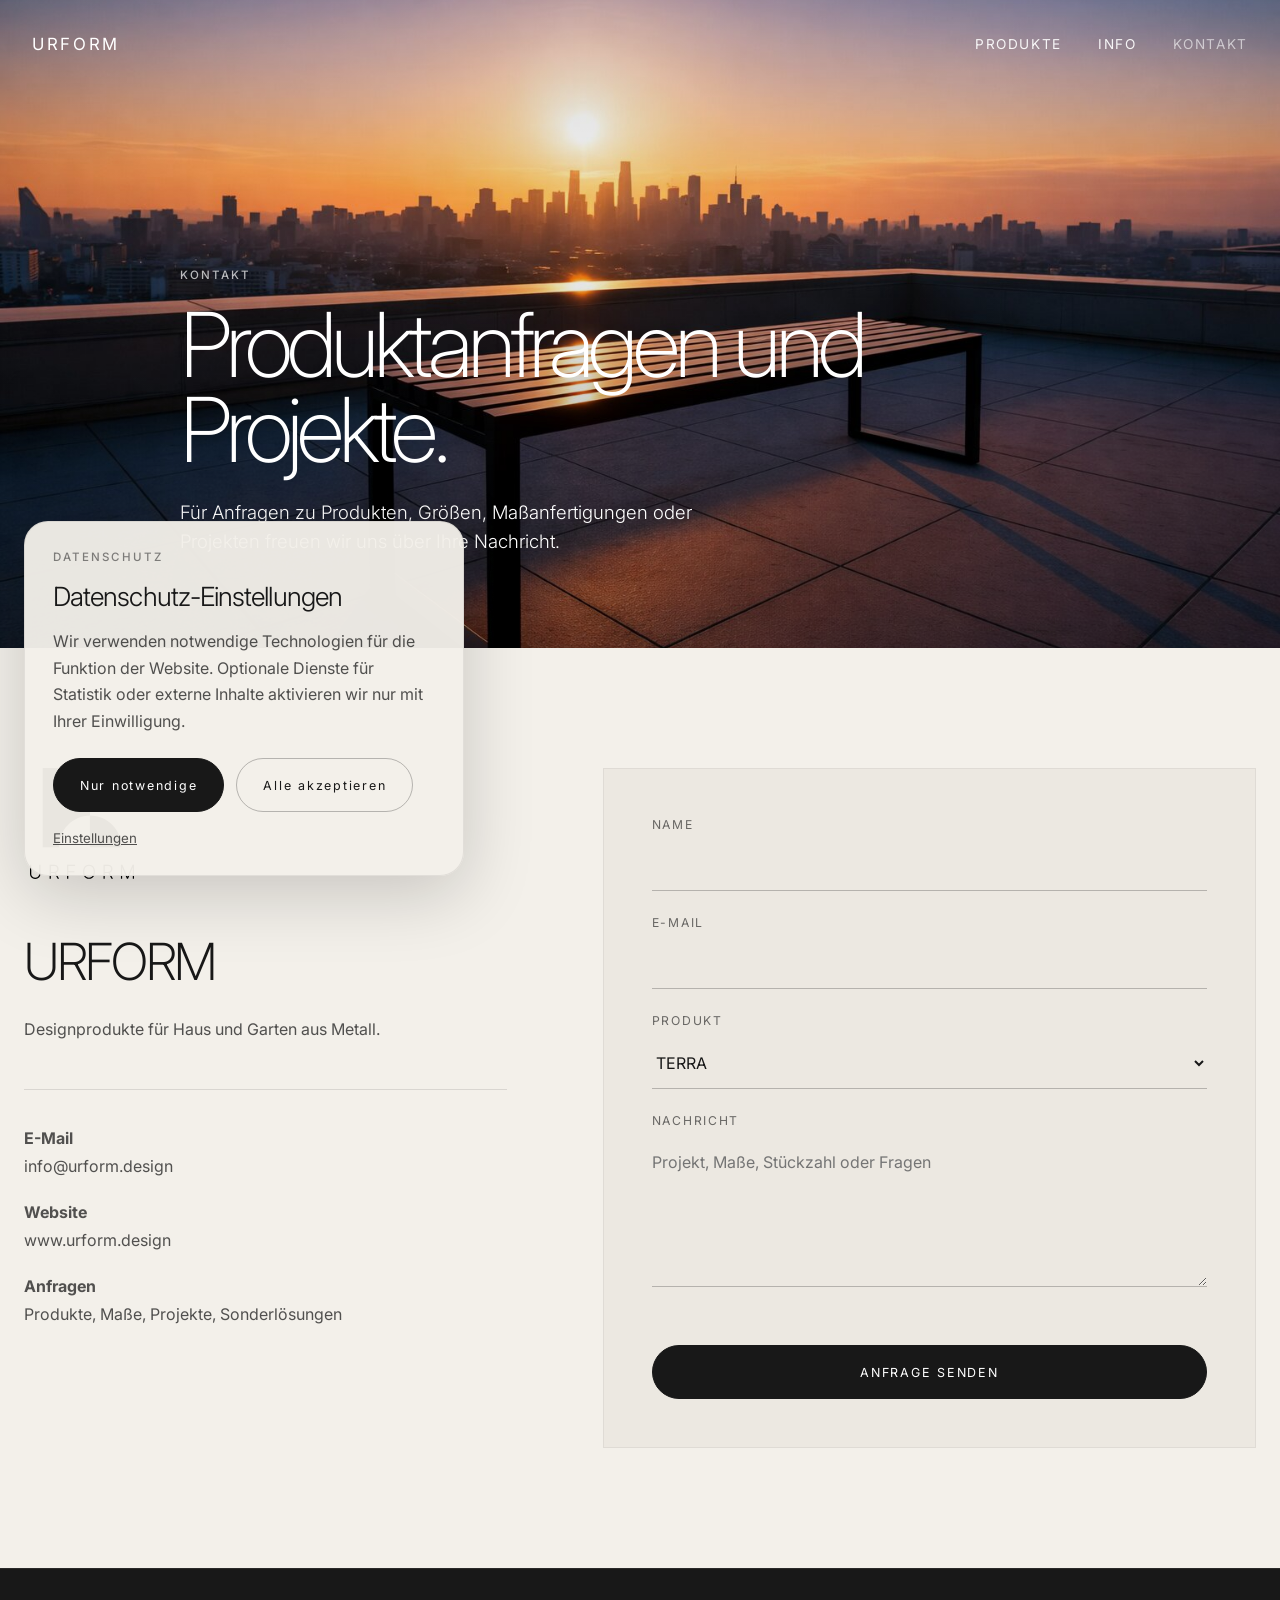
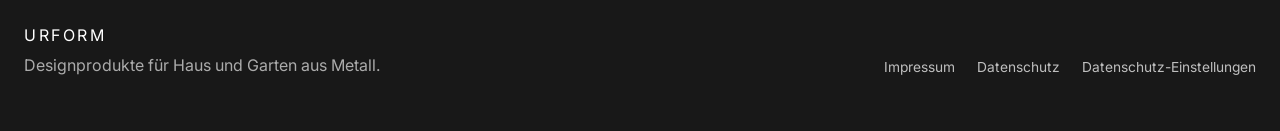
<file: docs/kontakt.html>
<!DOCTYPE html>
<html lang="de">
<head>
  <meta charset="UTF-8" />
  <meta name="viewport" content="width=device-width, initial-scale=1.0" />
  <title>Kontakt – URFORM</title>
  <meta name="description" content="Kontakt zu URFORM – Produktanfragen und Informationen." />
  <link rel="preconnect" href="https://fonts.googleapis.com" />
  <link rel="preconnect" href="https://fonts.gstatic.com" crossorigin />
  <link href="https://fonts.googleapis.com/css2?family=Inter:wght@300;400;500;600&display=swap" rel="stylesheet" />
  <link rel="stylesheet" href="css/style.css" />
<link rel="icon" href="/favicon.ico" sizes="any">
<link rel="icon" href="/favicon.png" type="image/png">
<link rel="icon" href="/images/favicon.svg" type="image/svg+xml">
<link rel="apple-touch-icon" href="/images/favicon.png">
</head>

<body class="subpage">
  <header class="site-header">
    <div class="header-inner">
      <a href="index.html" class="logo">URFORM</a>

      <nav class="main-nav" aria-label="Hauptnavigation">
        <a href="produkte.html">PRODUKTE</a>
        <a href="info.html">INFO</a>
        <a href="kontakt.html" class="is-active">KONTAKT</a>
      </nav>
    </div>
  </header>

  <main>
    <section class="subhero subhero-image">
      <div class="subhero-bg">
        <img src="images/bank.jpg" alt="URFORM Kontakt und Projektanfragen" />
        <div class="subhero-overlay"></div>
      </div>

      <div class="container-narrow subhero-content subhero-content-light">
        <p class="page-kicker page-kicker-light">KONTAKT</p>
        <h1 class="page-title page-title-light">Produktanfragen und Projekte.</h1>
        <p class="page-intro page-intro-light">
          Für Anfragen zu Produkten, Größen, Maßanfertigungen oder Projekten
          freuen wir uns über Ihre Nachricht.
        </p>
      </div>
    </section>

    <section class="contact-section">
      <div class="contact-grid">
        <div class="contact-copy">
          <img src="images/Logo_text.svg" alt="URFORM" class="brand-mark-side" />

          <h2>URFORM</h2>
          <p>Designprodukte für Haus und Garten aus Metall.</p>

          <div class="contact-info-block">
            <p><strong>E-Mail</strong><br />info@urform.design</p>
            <p><strong>Website</strong><br />www.urform.design</p>
            <p><strong>Anfragen</strong><br />Produkte, Maße, Projekte, Sonderlösungen</p>
          </div>
        </div>

        <div class="contact-form-wrap">
          <form
            class="contact-form"
            id="contact-form"
            action="https://formsubmit.co/info@urform.design"
            method="POST"
          >
            <input type="hidden" name="_subject" value="Neue Anfrage über urform.design" />
            <input type="hidden" name="_captcha" value="false" />
            <input type="hidden" name="_template" value="table" />
            <input type="hidden" name="_next" value="https://urform.design/kontakt.html?sent=1" />

            <div class="form-row">
              <label for="name">Name</label>
              <input type="text" id="name" name="name" required />
            </div>

            <div class="form-row">
              <label for="email">E-Mail</label>
              <input type="email" id="email" name="email" required />
            </div>

            <div class="form-row">
              <label for="produkt">Produkt</label>
              <select id="produkt" name="produkt">
                <option value="TERRA">TERRA</option>
                <option value="LINEA">LINEA</option>
                <option value="Massanfertigung">Maßanfertigung</option>
                <option value="Sonstiges">Sonstiges</option>
              </select>
            </div>

            <div class="form-row">
              <label for="nachricht">Nachricht</label>
              <textarea
                id="nachricht"
                name="nachricht"
                rows="6"
                placeholder="Projekt, Maße, Stückzahl oder Fragen"
                required
              ></textarea>
            </div>

            <button type="submit" class="btn btn-dark">ANFRAGE SENDEN</button>
          </form>
        </div>
      </div>
    </section>
  </main>

  <div class="form-success-modal" id="form-success-modal" hidden>
    <div class="form-success-backdrop" data-close-success></div>

    <div class="form-success-panel" role="dialog" aria-modal="true" aria-labelledby="success-title">
      <button type="button" class="form-success-close" aria-label="Schließen" data-close-success>×</button>
      <p class="form-success-kicker">ANFRAGE GESENDET</p>
      <h2 id="success-title">Vielen Dank.</h2>
      <p>
        Ihre Nachricht wurde erfolgreich übermittelt.
        Wir melden uns schnellstmöglich bei Ihnen zurück.
      </p>
      <button type="button" class="btn btn-dark" data-close-success>SCHLIESSEN</button>
    </div>
  </div>

  <footer class="site-footer">
    <div class="footer-inner footer-grid">
      <div class="footer-brand">
        <p class="footer-logo">URFORM</p>
        <p class="footer-claim">Designprodukte für Haus und Garten aus Metall.</p>
      </div>

      <div class="footer-nav">
        <a href="impressum.html">Impressum</a>
        <a href="datenschutz.html">Datenschutz</a>
        <button
          type="button"
          class="footer-link-button"
          data-open-consent
          aria-haspopup="dialog"
          aria-controls="consent-preferences"
        >
          Datenschutz-Einstellungen
        </button>
      </div>
    </div>
  </footer>

  <div
    class="consent-card"
    id="consent-card"
    role="dialog"
    aria-labelledby="consent-title"
    aria-describedby="consent-text"
    aria-modal="false"
    hidden
  >
    <div class="consent-card-inner">
      <p class="consent-kicker">DATENSCHUTZ</p>
      <h2 id="consent-title">Datenschutz-Einstellungen</h2>
      <p id="consent-text" class="consent-text">
        Wir verwenden notwendige Technologien für die Funktion der Website.
        Optionale Dienste für Statistik oder externe Inhalte aktivieren wir nur
        mit Ihrer Einwilligung.
      </p>

      <div class="consent-actions">
        <button type="button" class="btn btn-dark btn-consent" data-consent-action="necessary">
          Nur notwendige
        </button>
        <button type="button" class="btn btn-outline btn-consent btn-consent-light" data-consent-action="all">
          Alle akzeptieren
        </button>
      </div>

      <button
        type="button"
        class="consent-text-link"
        data-open-consent
        aria-haspopup="dialog"
        aria-controls="consent-preferences"
      >
        Einstellungen
      </button>
    </div>
  </div>

  <div
    class="consent-modal"
    id="consent-preferences"
    role="dialog"
    aria-modal="true"
    aria-labelledby="consent-preferences-title"
    hidden
  >
    <div class="consent-modal-backdrop" data-close-consent></div>

    <div class="consent-modal-panel">
      <div class="consent-modal-head">
        <p class="consent-kicker">DATENSCHUTZ</p>
        <h2 id="consent-preferences-title">Einstellungen</h2>
        <button type="button" class="consent-close" aria-label="Schließen" data-close-consent>
          ×
        </button>
      </div>

      <div class="consent-modal-body">
        <p class="consent-text consent-text-dark">
          Sie können festlegen, welche optionalen Kategorien aktiviert werden dürfen.
          Notwendige Technologien sind immer aktiv, damit die Website technisch funktioniert.
        </p>

        <div class="consent-option consent-option-locked">
          <div class="consent-option-copy">
            <h3>Notwendig</h3>
            <p>
              Erforderlich für Grundfunktionen, Sicherheit und das Speichern Ihrer Auswahl.
            </p>
          </div>
          <div class="consent-switch is-locked" aria-hidden="true">
            <span></span>
          </div>
        </div>

        <label class="consent-option" for="consent-analytics">
          <div class="consent-option-copy">
            <h3>Statistik</h3>
            <p>
              Für anonyme oder pseudonyme Auswertungen zur Verbesserung der Website.
            </p>
          </div>
          <div class="consent-toggle-wrap">
            <input type="checkbox" id="consent-analytics" />
            <span class="consent-switch"><span></span></span>
          </div>
        </label>

        <label class="consent-option" for="consent-external">
          <div class="consent-option-copy">
            <h3>Externe Medien</h3>
            <p>
              Für eingebundene Inhalte externer Anbieter, z. B. Karten, Videos oder Feeds.
            </p>
          </div>
          <div class="consent-toggle-wrap">
            <input type="checkbox" id="consent-external" />
            <span class="consent-switch"><span></span></span>
          </div>
        </label>
      </div>

      <div class="consent-modal-actions">
        <button type="button" class="btn btn-outline btn-consent-modal" data-consent-save="necessary">
          Nur notwendige
        </button>
        <button type="button" class="btn btn-outline btn-consent-modal" data-consent-save="selection">
          Auswahl speichern
        </button>
        <button type="button" class="btn btn-dark btn-consent-modal" data-consent-save="all">
          Alle akzeptieren
        </button>
      </div>
    </div>
  </div>

  <script>
    (() => {
      const header = document.querySelector(".site-header");

      function updateHeader() {
        if (!header) return;

        if (window.scrollY > 50) {
          header.style.background = "rgba(0, 0, 0, 0.22)";
          header.style.backdropFilter = "blur(10px)";
          header.style.webkitBackdropFilter = "blur(10px)";
        } else {
          header.style.background = "transparent";
          header.style.backdropFilter = "none";
          header.style.webkitBackdropFilter = "none";
        }
      }

      window.addEventListener("scroll", updateHeader);
      updateHeader();
    })();

    (() => {
      const form = document.getElementById("contact-form");
      const modal = document.getElementById("form-success-modal");
      const closeButtons = document.querySelectorAll("[data-close-success]");
      const params = new URLSearchParams(window.location.search);

      function openSuccessModal() {
        if (!modal) return;
        modal.hidden = false;

        requestAnimationFrame(() => {
          modal.classList.add("is-visible");
          document.body.classList.add("success-modal-open");
        });
      }

      function closeSuccessModal() {
        if (!modal) return;

        modal.classList.remove("is-visible");
        document.body.classList.remove("success-modal-open");

        setTimeout(() => {
          modal.hidden = true;
        }, 220);

        sessionStorage.removeItem("urform_form_submitted");

        if (window.history.replaceState) {
          const cleanUrl = window.location.origin + window.location.pathname;
          window.history.replaceState({}, document.title, cleanUrl);
        }
      }

      if (form) {
        form.addEventListener("submit", () => {
          sessionStorage.setItem("urform_form_submitted", "1");
        });
      }

      if (params.get("sent") === "1" || sessionStorage.getItem("urform_form_submitted") === "1") {
        openSuccessModal();
      }

      closeButtons.forEach((button) => {
        button.addEventListener("click", closeSuccessModal);
      });

      document.addEventListener("keydown", (event) => {
        if (event.key === "Escape") {
          closeSuccessModal();
        }
      });
    })();

    (() => {
      const STORAGE_KEY = "urform_consent_v1";
      const CONSENT_VERSION = 1;

      const consentCard = document.getElementById("consent-card");
      const consentModal = document.getElementById("consent-preferences");
      const analyticsToggle = document.getElementById("consent-analytics");
      const externalToggle = document.getElementById("consent-external");

      const openButtons = document.querySelectorAll("[data-open-consent]");
      const closeButtons = document.querySelectorAll("[data-close-consent]");
      const cardActions = document.querySelectorAll("[data-consent-action]");
      const saveActions = document.querySelectorAll("[data-consent-save]");

      function getStoredConsent() {
        try {
          const raw = localStorage.getItem(STORAGE_KEY);
          if (!raw) return null;

          const parsed = JSON.parse(raw);
          if (!parsed || parsed.version !== CONSENT_VERSION) return null;

          return parsed;
        } catch (error) {
          return null;
        }
      }

      function saveConsent(consent) {
        const payload = {
          version: CONSENT_VERSION,
          necessary: true,
          analytics: !!consent.analytics,
          external: !!consent.external,
          updatedAt: new Date().toISOString()
        };

        localStorage.setItem(STORAGE_KEY, JSON.stringify(payload));
        window.dispatchEvent(new CustomEvent("urform:consent-updated", { detail: payload }));

        applyConsent(payload);
        hideConsentCard();
        closeConsentModal();
      }

      function showConsentCard() {
        if (!consentCard) return;

        consentCard.hidden = false;

        requestAnimationFrame(() => {
          consentCard.classList.add("is-visible");
        });
      }

      function hideConsentCard() {
        if (!consentCard) return;

        consentCard.classList.remove("is-visible");

        setTimeout(() => {
          consentCard.hidden = true;
        }, 280);
      }

      function openConsentModal() {
        const current = getStoredConsent();

        if (analyticsToggle) analyticsToggle.checked = !!current?.analytics;
        if (externalToggle) externalToggle.checked = !!current?.external;

        if (!consentModal) return;

        consentModal.hidden = false;

        requestAnimationFrame(() => {
          consentModal.classList.add("is-visible");
        });

        document.body.classList.add("consent-modal-open");
      }

      function closeConsentModal() {
        if (!consentModal) return;

        consentModal.classList.remove("is-visible");

        setTimeout(() => {
          consentModal.hidden = true;
        }, 220);

        document.body.classList.remove("consent-modal-open");
      }

      function applyConsent(consent) {
        document.documentElement.dataset.consentAnalytics = consent.analytics ? "granted" : "denied";
        document.documentElement.dataset.consentExternal = consent.external ? "granted" : "denied";
      }

      function initConsent() {
        const stored = getStoredConsent();

        if (!stored) {
          showConsentCard();
          return;
        }

        applyConsent(stored);
      }

      cardActions.forEach((button) => {
        button.addEventListener("click", () => {
          const action = button.getAttribute("data-consent-action");

          if (action === "necessary") {
            saveConsent({ analytics: false, external: false });
          }

          if (action === "all") {
            saveConsent({ analytics: true, external: true });
          }
        });
      });

      saveActions.forEach((button) => {
        button.addEventListener("click", () => {
          const action = button.getAttribute("data-consent-save");

          if (action === "necessary") {
            saveConsent({ analytics: false, external: false });
          }

          if (action === "all") {
            saveConsent({ analytics: true, external: true });
          }

          if (action === "selection") {
            saveConsent({
              analytics: !!analyticsToggle?.checked,
              external: !!externalToggle?.checked
            });
          }
        });
      });

      openButtons.forEach((button) => {
        button.addEventListener("click", openConsentModal);
      });

      closeButtons.forEach((button) => {
        button.addEventListener("click", closeConsentModal);
      });

      document.addEventListener("keydown", (event) => {
        if (event.key === "Escape") {
          closeConsentModal();
        }
      });

      initConsent();
    })();
  </script>
</body>
</html>
</file>
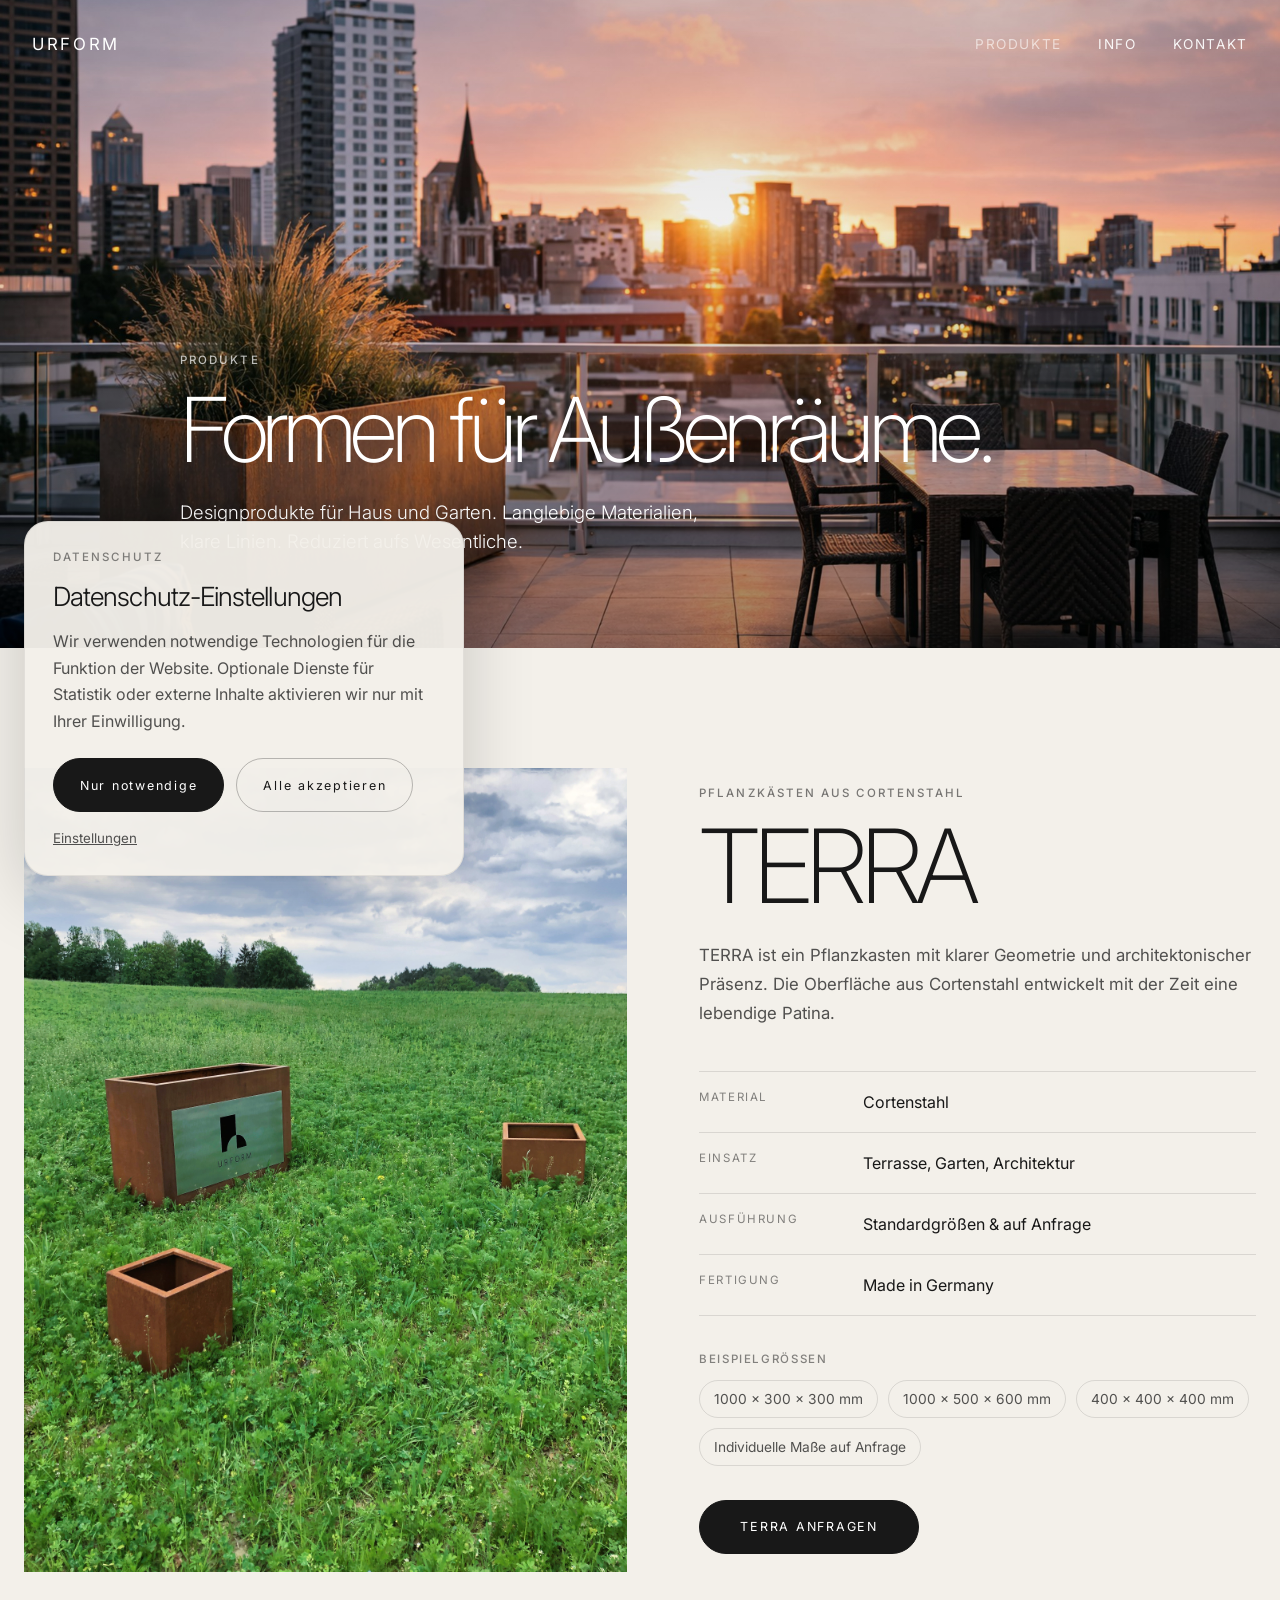
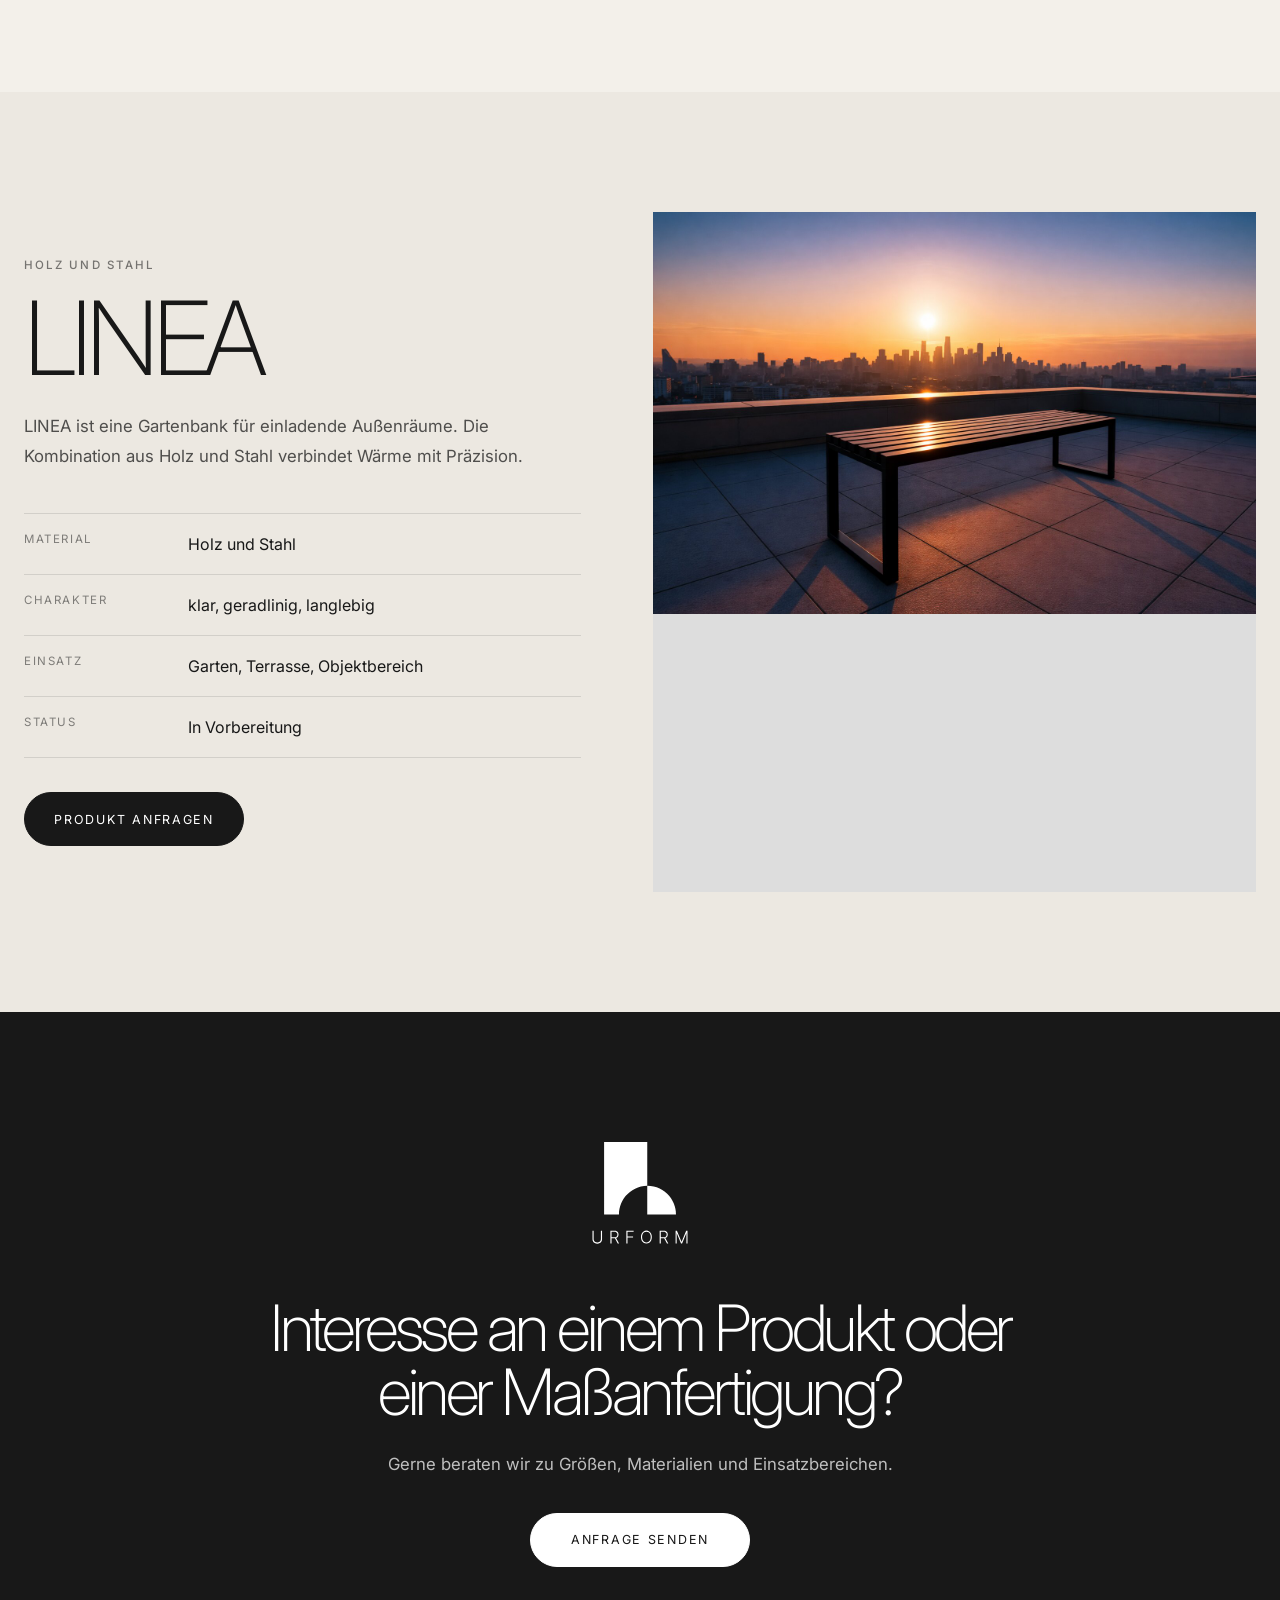
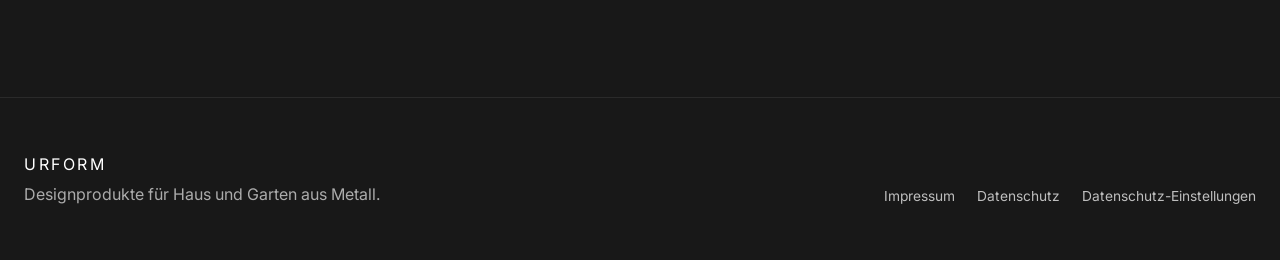
<file: docs/produkte.html>
<!DOCTYPE html>
<html lang="de">
<head>
  <meta charset="UTF-8" />
  <meta name="viewport" content="width=device-width, initial-scale=1.0" />

  <title>Produkte – URFORM</title>
  <meta
    name="description"
    content="Produkte von URFORM – Designprodukte für Haus und Garten aus Metall."
  />

  <link rel="preconnect" href="https://fonts.googleapis.com" />
  <link rel="preconnect" href="https://fonts.gstatic.com" crossorigin />
  <link
    href="https://fonts.googleapis.com/css2?family=Inter:wght@300;400;500;600&display=swap"
    rel="stylesheet"
  />

  <link rel="stylesheet" href="css/style.css" />
<link rel="icon" href="/favicon.ico" sizes="any">
<link rel="icon" href="/favicon.png" type="image/png">
<link rel="icon" href="/images/favicon.svg" type="image/svg+xml">
<link rel="apple-touch-icon" href="/images/favicon.png">
</head>

<body class="subpage">
  <header class="site-header">
    <div class="header-inner">
      <a href="index.html" class="logo">URFORM</a>

      <nav class="main-nav" aria-label="Hauptnavigation">
        <a href="produkte.html" class="is-active">PRODUKTE</a>
        <a href="info.html">INFO</a>
        <a href="kontakt.html">KONTAKT</a>
      </nav>
    </div>
  </header>

  <main>
    <section class="subhero subhero-image">
      <div class="subhero-bg">
        <img src="images/hero.jpg" alt="URFORM Produkte auf moderner Terrasse" />
        <div class="subhero-overlay"></div>
      </div>

      <div class="container-narrow subhero-content subhero-content-light">
        <p class="page-kicker page-kicker-light">PRODUKTE</p>
        <h1 class="page-title page-title-light">Formen für Außenräume.</h1>
        <p class="page-intro page-intro-light">
          Designprodukte für Haus und Garten. Langlebige Materialien, klare Linien.
          Reduziert aufs Wesentliche.
        </p>
      </div>
    </section>

    <section class="product-feature">
      <div class="feature-grid">
        <div class="feature-media">
          <img  src="images/terra_wiese_1.jpg"
    alt="TERRA Pflanzkasten auf Wiese"/>
        </div>

        <div class="feature-copy">
          <p class="feature-label">PFLANZKÄSTEN AUS CORTENSTAHL</p>
          <h2>TERRA</h2>

          <p class="feature-text">
            TERRA ist ein Pflanzkasten mit klarer Geometrie und architektonischer
            Präsenz. Die Oberfläche aus Cortenstahl entwickelt mit der Zeit eine
            lebendige Patina.
          </p>

          <div class="spec-list">
            <div class="spec-item">
              <span class="spec-key">Material</span>
              <span class="spec-value">Cortenstahl</span>
            </div>

            <div class="spec-item">
              <span class="spec-key">Einsatz</span>
              <span class="spec-value">Terrasse, Garten, Architektur</span>
            </div>

            <div class="spec-item">
              <span class="spec-key">Ausführung</span>
              <span class="spec-value">Standardgrößen & auf Anfrage</span>
            </div>

            <div class="spec-item">
              <span class="spec-key">Fertigung</span>
              <span class="spec-value">Made in Germany</span>
            </div>
          </div>

          <div class="size-block">
            <p class="size-title">Beispielgrößen</p>

            <div class="size-tags">
              <span>1000 × 300 × 300 mm</span>
              <span>1000 × 500 × 600 mm</span>
              <span>400 × 400 × 400 mm</span>
              <span>Individuelle Maße auf Anfrage</span>
            </div>
          </div>

          <a href="kontakt.html" class="btn btn-dark">TERRA ANFRAGEN</a>
        </div>
      </div>
    </section>

    <section class="product-feature product-feature-alt">
      <div class="feature-grid">
        <div class="feature-media">
          <img src="images/bank.jpg" alt="LINEA Gartenbank aus Holz und Stahl" />
        </div>

        <div class="feature-copy">
          <p class="feature-label">HOLZ UND STAHL</p>
          <h2>LINEA</h2>

          <p class="feature-text">
            LINEA ist eine Gartenbank für einladende Außenräume. Die Kombination
            aus Holz und Stahl verbindet Wärme mit Präzision.
          </p>

          <div class="spec-list">
            <div class="spec-item">
              <span class="spec-key">Material</span>
              <span class="spec-value">Holz und Stahl</span>
            </div>

            <div class="spec-item">
              <span class="spec-key">Charakter</span>
              <span class="spec-value">klar, geradlinig, langlebig</span>
            </div>

            <div class="spec-item">
              <span class="spec-key">Einsatz</span>
              <span class="spec-value">Garten, Terrasse, Objektbereich</span>
            </div>

            <div class="spec-item">
              <span class="spec-key">Status</span>
              <span class="spec-value">In Vorbereitung</span>
            </div>
          </div>

          <a href="kontakt.html" class="btn btn-dark">PRODUKT ANFRAGEN</a>
        </div>
      </div>
    </section>

    <section class="cta-band">
      <div class="container-narrow cta-band-inner">
        <img
          src="images/Logo_text.svg"
          alt="URFORM"
          class="brand-mark-inline"
        />

        <h2>Interesse an einem Produkt oder einer Maßanfertigung?</h2>
        <p>
          Gerne beraten wir zu Größen, Materialien und Einsatzbereichen.
        </p>

        <a href="kontakt.html" class="btn btn-dark">ANFRAGE SENDEN</a>
      </div>
    </section>
  </main>

  <footer class="site-footer">
    <div class="footer-inner footer-grid">
      <div class="footer-brand">
        <p class="footer-logo">URFORM</p>
        <p class="footer-claim">
          Designprodukte für Haus und Garten aus Metall.
        </p>
      </div>

      <div class="footer-nav">
        <a href="impressum.html">Impressum</a>
        <a href="datenschutz.html">Datenschutz</a>
        <button
          type="button"
          class="footer-link-button"
          data-open-consent
          aria-haspopup="dialog"
          aria-controls="consent-preferences"
        >
          Datenschutz-Einstellungen
        </button>
      </div>
    </div>
  </footer>

  <div
    class="consent-card"
    id="consent-card"
    role="dialog"
    aria-labelledby="consent-title"
    aria-describedby="consent-text"
    aria-modal="false"
    hidden
  >
    <div class="consent-card-inner">
      <p class="consent-kicker">DATENSCHUTZ</p>

      <h2 id="consent-title">Datenschutz-Einstellungen</h2>

      <p id="consent-text" class="consent-text">
        Wir verwenden notwendige Technologien für die Funktion der Website.
        Optionale Dienste für Statistik oder externe Inhalte aktivieren wir nur
        mit Ihrer Einwilligung.
      </p>

      <div class="consent-actions">
        <button
          type="button"
          class="btn btn-dark btn-consent"
          data-consent-action="necessary"
        >
          Nur notwendige
        </button>

        <button
          type="button"
          class="btn btn-outline btn-consent btn-consent-light"
          data-consent-action="all"
        >
          Alle akzeptieren
        </button>
      </div>

      <button
        type="button"
        class="consent-text-link"
        data-open-consent
        aria-haspopup="dialog"
        aria-controls="consent-preferences"
      >
        Einstellungen
      </button>
    </div>
  </div>

  <div
    class="consent-modal"
    id="consent-preferences"
    role="dialog"
    aria-modal="true"
    aria-labelledby="consent-preferences-title"
    hidden
  >
    <div class="consent-modal-backdrop" data-close-consent></div>

    <div class="consent-modal-panel">
      <div class="consent-modal-head">
        <p class="consent-kicker">DATENSCHUTZ</p>

        <h2 id="consent-preferences-title">Einstellungen</h2>

        <button
          type="button"
          class="consent-close"
          aria-label="Schließen"
          data-close-consent
        >
          ×
        </button>
      </div>

      <div class="consent-modal-body">
        <p class="consent-text consent-text-dark">
          Sie können festlegen, welche optionalen Kategorien aktiviert werden dürfen.
          Notwendige Technologien sind immer aktiv, damit die Website technisch funktioniert.
        </p>

        <div class="consent-option consent-option-locked">
          <div class="consent-option-copy">
            <h3>Notwendig</h3>
            <p>
              Erforderlich für Grundfunktionen, Sicherheit und das Speichern Ihrer Auswahl.
            </p>
          </div>

          <div class="consent-switch is-locked" aria-hidden="true">
            <span></span>
          </div>
        </div>

        <label class="consent-option" for="consent-analytics">
          <div class="consent-option-copy">
            <h3>Statistik</h3>
            <p>
              Für anonyme oder pseudonyme Auswertungen zur Verbesserung der Website.
            </p>
          </div>

          <div class="consent-toggle-wrap">
            <input type="checkbox" id="consent-analytics" />
            <span class="consent-switch"><span></span></span>
          </div>
        </label>

        <label class="consent-option" for="consent-external">
          <div class="consent-option-copy">
            <h3>Externe Medien</h3>
            <p>
              Für eingebundene Inhalte externer Anbieter, z. B. Karten, Videos oder Feeds.
            </p>
          </div>

          <div class="consent-toggle-wrap">
            <input type="checkbox" id="consent-external" />
            <span class="consent-switch"><span></span></span>
          </div>
        </label>
      </div>

      <div class="consent-modal-actions">
        <button
          type="button"
          class="btn btn-outline btn-consent-modal"
          data-consent-save="necessary"
        >
          Nur notwendige
        </button>

        <button
          type="button"
          class="btn btn-outline btn-consent-modal"
          data-consent-save="selection"
        >
          Auswahl speichern
        </button>

        <button
          type="button"
          class="btn btn-dark btn-consent-modal"
          data-consent-save="all"
        >
          Alle akzeptieren
        </button>
      </div>
    </div>
  </div>

  <script>
    (() => {
      const header = document.querySelector(".site-header");

      function updateHeader() {
        if (!header) return;

        if (window.scrollY > 50) {
          header.style.background = "rgba(0, 0, 0, 0.22)";
          header.style.backdropFilter = "blur(10px)";
          header.style.webkitBackdropFilter = "blur(10px)";
        } else {
          header.style.background = "transparent";
          header.style.backdropFilter = "none";
          header.style.webkitBackdropFilter = "none";
        }
      }

      window.addEventListener("scroll", updateHeader);
      updateHeader();
    })();

    (() => {
      const STORAGE_KEY = "urform_consent_v1";
      const CONSENT_VERSION = 1;

      const consentCard = document.getElementById("consent-card");
      const consentModal = document.getElementById("consent-preferences");
      const analyticsToggle = document.getElementById("consent-analytics");
      const externalToggle = document.getElementById("consent-external");

      const openButtons = document.querySelectorAll("[data-open-consent]");
      const closeButtons = document.querySelectorAll("[data-close-consent]");
      const cardActions = document.querySelectorAll("[data-consent-action]");
      const saveActions = document.querySelectorAll("[data-consent-save]");

      function getStoredConsent() {
        try {
          const raw = localStorage.getItem(STORAGE_KEY);
          if (!raw) return null;

          const parsed = JSON.parse(raw);
          if (!parsed || parsed.version !== CONSENT_VERSION) return null;

          return parsed;
        } catch (error) {
          return null;
        }
      }

      function saveConsent(consent) {
        const payload = {
          version: CONSENT_VERSION,
          necessary: true,
          analytics: !!consent.analytics,
          external: !!consent.external,
          updatedAt: new Date().toISOString()
        };

        localStorage.setItem(STORAGE_KEY, JSON.stringify(payload));

        window.dispatchEvent(
          new CustomEvent("urform:consent-updated", {
            detail: payload
          })
        );

        applyConsent(payload);
        hideConsentCard();
        closeConsentModal();
      }

      function showConsentCard() {
        if (!consentCard) return;

        consentCard.hidden = false;

        requestAnimationFrame(() => {
          consentCard.classList.add("is-visible");
        });
      }

      function hideConsentCard() {
        if (!consentCard) return;

        consentCard.classList.remove("is-visible");

        setTimeout(() => {
          consentCard.hidden = true;
        }, 280);
      }

      function openConsentModal() {
        const current = getStoredConsent();

        if (analyticsToggle) analyticsToggle.checked = !!current?.analytics;
        if (externalToggle) externalToggle.checked = !!current?.external;

        if (!consentModal) return;

        consentModal.hidden = false;

        requestAnimationFrame(() => {
          consentModal.classList.add("is-visible");
        });

        document.body.classList.add("consent-modal-open");
      }

      function closeConsentModal() {
        if (!consentModal) return;

        consentModal.classList.remove("is-visible");

        setTimeout(() => {
          consentModal.hidden = true;
        }, 220);

        document.body.classList.remove("consent-modal-open");
      }

      function applyConsent(consent) {
        document.documentElement.dataset.consentAnalytics = consent.analytics
          ? "granted"
          : "denied";

        document.documentElement.dataset.consentExternal = consent.external
          ? "granted"
          : "denied";
      }

      function initConsent() {
        const stored = getStoredConsent();

        if (!stored) {
          showConsentCard();
          return;
        }

        applyConsent(stored);
      }

      cardActions.forEach((button) => {
        button.addEventListener("click", () => {
          const action = button.getAttribute("data-consent-action");

          if (action === "necessary") {
            saveConsent({
              analytics: false,
              external: false
            });
          }

          if (action === "all") {
            saveConsent({
              analytics: true,
              external: true
            });
          }
        });
      });

      saveActions.forEach((button) => {
        button.addEventListener("click", () => {
          const action = button.getAttribute("data-consent-save");

          if (action === "necessary") {
            saveConsent({
              analytics: false,
              external: false
            });
          }

          if (action === "all") {
            saveConsent({
              analytics: true,
              external: true
            });
          }

          if (action === "selection") {
            saveConsent({
              analytics: !!analyticsToggle?.checked,
              external: !!externalToggle?.checked
            });
          }
        });
      });

      openButtons.forEach((button) => {
        button.addEventListener("click", openConsentModal);
      });

      closeButtons.forEach((button) => {
        button.addEventListener("click", closeConsentModal);
      });

      document.addEventListener("keydown", (event) => {
        if (event.key === "Escape") {
          closeConsentModal();
        }
      });

      initConsent();
    })();
  </script>
</body>
</html>
</file>
<file: docs/css/style.css>
:root {
  --bg: #f3f0ea;
  --bg-soft: #ece8e1;
  --bg-dark: #181818;
  --white: #ffffff;
  --text: #181818;
  --text-soft: rgba(24, 24, 24, 0.74);
  --text-light: rgba(255, 255, 255, 0.9);
  --line: rgba(24, 24, 24, 0.12);
  --line-light: rgba(255, 255, 255, 0.18);
  --container: 1440px;
  --container-wide: 1240px;
  --container-narrow: 920px;
  --header-height: 88px;
  --transition: 260ms ease;
}

/* RESET / BASE */

* {
  box-sizing: border-box;
}

html,
body {
  margin: 0;
  padding: 0;
  font-family: "Inter", Arial, sans-serif;
  background: var(--bg);
  color: var(--text);
  scroll-behavior: smooth;
}

body {
  overflow-x: hidden;
}

img {
  display: block;
  max-width: 100%;
  height: auto;
}

a {
  color: inherit;
  text-decoration: none;
}

button,
input,
select,
textarea {
  font-family: inherit;
}

.container-wide {
  width: min(calc(100% - 48px), var(--container-wide));
  margin: 0 auto;
}

.container-narrow {
  width: min(calc(100% - 48px), var(--container-narrow));
  margin: 0 auto;
}

/* LOADER */

.loader {
  position: fixed;
  inset: 0;
  background: var(--bg-dark);
  z-index: 9999;
  display: flex;
  align-items: center;
  justify-content: center;
  transition: opacity 0.8s ease, visibility 0.8s ease;
}

.loader-hidden {
  opacity: 0;
  visibility: hidden;
  pointer-events: none;
}

.loader-inner {
  padding: 24px;
}

.loader-text {
  font-size: clamp(2rem, 6vw, 5rem);
  letter-spacing: 0.15em;
  color: #fff;
  font-weight: 300;
}

/* HEADER */

.site-header {
  position: fixed;
  inset: 0 0 auto 0;
  z-index: 50;
  height: var(--header-height);
  background: transparent;
  transition: background 0.4s ease, backdrop-filter 0.4s ease;
}

.header-inner {
  max-width: var(--container);
  margin: 0 auto;
  height: 100%;
  padding: 0 32px;
  display: flex;
  align-items: center;
  justify-content: space-between;
}

.logo {
  display: inline-flex;
  align-items: center;
  font-size: 1.05rem;
  font-weight: 400;
  letter-spacing: 0.16em;
  color: #fff;
  white-space: nowrap;
}

.main-nav {
  display: flex;
  gap: 36px;
}

.main-nav a {
  font-size: 0.85rem;
  font-weight: 400;
  letter-spacing: 0.12em;
  color: rgba(255, 255, 255, 0.92);
  transition: opacity var(--transition);
}

.main-nav a:hover,
.main-nav a.is-active {
  opacity: 0.65;
}

/* LEGAL HEADER */

.site-header-legal,
.site-header-legal-dark {
  backdrop-filter: blur(10px);
  -webkit-backdrop-filter: blur(10px);
}

.site-header-legal {
  background: rgba(243, 240, 234, 0.92);
  border-bottom: 1px solid rgba(24, 24, 24, 0.06);
}

.site-header-legal .logo,
.site-header-legal .main-nav a {
  color: var(--text);
}

.site-header-legal-dark {
  background: rgba(24, 24, 24, 0.92);
  border-bottom: 1px solid rgba(255, 255, 255, 0.08);
}

.site-header-legal-dark .logo,
.site-header-legal-dark .main-nav a {
  color: #fff;
}

/* STARTSEITE */

.snap-container {
  width: 100%;
}

.panel {
  position: relative;
  min-height: 100vh;
}

.hero-panel {
  display: grid;
  place-items: center;
  overflow: hidden;
}

.panel-image {
  position: absolute;
  inset: 0;
}

.panel-image img,
.subhero-bg img,
.panel-split-image img,
.split-showcase-media img,
.feature-media img {
  width: 100%;
  height: 100%;
  object-fit: cover;
}

.panel-image img {
  transform: scale(1.04);
  transition: transform 6s ease;
}

.panel-overlay,
.subhero-overlay {
  position: absolute;
  inset: 0;
  background: linear-gradient(
    to bottom,
    rgba(0, 0, 0, 0.14),
    rgba(0, 0, 0, 0.05) 35%,
    rgba(0, 0, 0, 0.38) 100%
  );
}

.panel-content {
  position: relative;
  z-index: 2;
  width: 100%;
  max-width: var(--container);
  margin: 0 auto;
  padding: 0 48px 56px;
  color: #fff;
}

.panel-content-center {
  display: flex;
  min-height: 100vh;
  flex-direction: column;
  align-items: center;
  justify-content: center;
  text-align: center;
}

.panel-content-brand {
  max-width: 900px;
}

.hero-brand-wrap {
  position: relative;
  display: flex;
  align-items: center;
  justify-content: center;
}

.hero-vignette {
  position: absolute;
  width: 520px;
  height: 520px;
  border-radius: 50%;
  background: radial-gradient(
    circle,
    rgba(255, 255, 255, 0.85) 0%,
    rgba(255, 255, 255, 0.38) 45%,
    rgba(255, 255, 255, 0) 72%
  );
  filter: blur(10px);
  z-index: 1;
}

.hero-brand-logo {
  position: relative;
  z-index: 2;
  display: block;
  width: min(460px, 60vw);
  height: auto;
  margin: 0 auto;
}

.hero-brand-text {
  max-width: 560px;
  margin: 36px auto 0;
  font-size: clamp(1rem, 1.35vw, 1.2rem);
  line-height: 1.65;
  font-weight: 300;
  color: rgba(255, 255, 255, 0.88);
  text-align: center;
}

.scroll-indicator {
  position: absolute;
  left: 50%;
  bottom: 28px;
  z-index: 3;
  transform: translateX(-50%);
  color: rgba(255, 255, 255, 0.78);
  font-size: 0.68rem;
  letter-spacing: 0.2em;
}

/* BUTTONS */

.btn {
  display: inline-flex;
  align-items: center;
  justify-content: center;
  min-width: 220px;
  min-height: 54px;
  margin-top: 34px;
  padding: 0 26px;
  border-radius: 999px;
  border: 1px solid currentColor;
  background: transparent;
  color: inherit;
  font-size: 0.78rem;
  font-weight: 400;
  letter-spacing: 0.14em;
  text-align: center;
  cursor: pointer;
  transition: background var(--transition), color var(--transition), border-color var(--transition);
}

.btn-dark {
  background: var(--text);
  color: #fff;
  border-color: var(--text);
}

.btn-dark:hover {
  background: transparent;
  color: var(--text);
}

.btn-outline {
  background: transparent;
  color: var(--text);
  border-color: rgba(24, 24, 24, 0.28);
}

.btn-outline:hover {
  background: var(--text);
  color: #fff;
}

/* HOME PRODUCT PANELS */

.product-panel {
  background: var(--bg);
}

.panel-split {
  min-height: 100vh;
  display: grid;
  grid-template-columns: 1.1fr 0.9fr;
}

.panel-split-image {
  min-height: 100vh;
}

.panel-split-content {
  display: flex;
  flex-direction: column;
  justify-content: center;
  padding: 96px 72px;
}

.eyebrow,
.page-kicker,
.feature-label {
  margin: 0 0 20px;
  font-size: 0.72rem;
  font-weight: 500;
  letter-spacing: 0.18em;
  text-transform: uppercase;
  color: rgba(24, 24, 24, 0.56);
}

.page-kicker-light {
  color: rgba(255, 255, 255, 0.7);
}

.panel-split-content h2 {
  margin: 0;
  font-size: clamp(4rem, 8vw, 8rem);
  font-weight: 220;
  line-height: 0.9;
  letter-spacing: -0.06em;
}

.lead,
.page-intro {
  max-width: 560px;
  margin: 26px 0 0;
  font-size: clamp(1rem, 1.45vw, 1.28rem);
  line-height: 1.55;
  font-weight: 300;
}

.lead.dark {
  color: rgba(24, 24, 24, 0.82);
}

/* SUBPAGES */

.subpage {
  background: var(--bg);
}

.subhero {
  position: relative;
  min-height: 72vh;
  display: flex;
  align-items: flex-end;
  overflow: hidden;
}

.subhero-bg {
  position: absolute;
  inset: 0;
}

.subhero-content {
  position: relative;
  z-index: 2;
  padding: 180px 0 92px;
}

.page-title {
  margin: 0;
  font-size: clamp(3rem, 7vw, 6.8rem);
  font-weight: 220;
  line-height: 0.95;
  letter-spacing: -0.06em;
}

.page-title-light,
.page-intro-light {
  color: #fff;
}

/* PRODUKTE */

.product-feature {
  padding: 120px 0;
  background: var(--bg);
}

.product-feature-alt {
  background: var(--bg-soft);
}

.feature-grid {
  width: min(calc(100% - 48px), var(--container-wide));
  margin: 0 auto;
  display: grid;
  grid-template-columns: 1.04fr 0.96fr;
  gap: 72px;
  align-items: center;
}

.product-feature-alt .feature-grid {
  direction: rtl;
}

.product-feature-alt .feature-copy,
.product-feature-alt .feature-media {
  direction: ltr;
}

.feature-media {
  min-height: 680px;
  background: #ddd;
  overflow: hidden;
}

.feature-copy h2 {
  margin: 0;
  font-size: clamp(4rem, 8vw, 7.5rem);
  font-weight: 220;
  line-height: 0.9;
  letter-spacing: -0.06em;
}

.feature-text {
  max-width: 560px;
  margin: 28px 0 42px;
  font-size: 1.05rem;
  line-height: 1.75;
  color: var(--text-soft);
}

.spec-list {
  border-top: 1px solid var(--line);
  border-bottom: 1px solid var(--line);
}

.spec-item {
  display: grid;
  grid-template-columns: 140px 1fr;
  gap: 24px;
  padding: 18px 0;
  border-bottom: 1px solid var(--line);
}

.spec-item:last-child {
  border-bottom: 0;
}

.spec-key {
  font-size: 0.72rem;
  letter-spacing: 0.14em;
  text-transform: uppercase;
  color: rgba(24, 24, 24, 0.52);
}

.spec-value {
  color: var(--text);
  line-height: 1.5;
}

.size-block {
  margin-top: 36px;
}

.size-title {
  margin: 0 0 14px;
  font-size: 0.72rem;
  font-weight: 500;
  letter-spacing: 0.14em;
  text-transform: uppercase;
  color: rgba(24, 24, 24, 0.52);
}

.size-tags {
  display: flex;
  gap: 10px;
  flex-wrap: wrap;
}

.size-tags span {
  display: inline-flex;
  padding: 10px 14px;
  border: 1px solid rgba(24, 24, 24, 0.12);
  border-radius: 999px;
  font-size: 0.86rem;
  color: var(--text-soft);
}

.cta-band {
  padding: 130px 0;
  background: var(--bg-dark);
  color: #fff;
  text-align: center;
}

.cta-band-inner {
  display: flex;
  flex-direction: column;
  align-items: center;
}

.brand-mark-inline {
  width: min(280px, 70vw);
  max-height: 110px;
  object-fit: contain;
  margin: 0 auto 44px;
  filter: invert(1);
}

.cta-band h2 {
  max-width: 760px;
  margin: 0;
  font-size: clamp(2.4rem, 5vw, 5rem);
  font-weight: 230;
  line-height: 1;
  letter-spacing: -0.055em;
}

.cta-band p {
  margin: 26px 0 0;
  color: rgba(255, 255, 255, 0.72);
  font-size: 1.05rem;
  line-height: 1.7;
}

.cta-band .btn-dark {
  background: #fff;
  color: var(--text);
  border-color: #fff;
}

.cta-band .btn-dark:hover {
  background: transparent;
  color: #fff;
}

/* INFO */

.content-section {
  padding: 120px 0;
}

.content-grid {
  width: min(calc(100% - 48px), var(--container-wide));
  margin: 0 auto;
  display: grid;
  grid-template-columns: 1fr 1fr;
  gap: 96px;
}

.content-col h2,
.split-showcase-copy h2,
.contact-copy h2 {
  margin: 0 0 28px;
  font-size: clamp(2.2rem, 4vw, 4rem);
  font-weight: 260;
  line-height: 1;
  letter-spacing: -0.045em;
}

.content-col p,
.split-showcase-copy p,
.contact-copy p {
  margin: 0 0 18px;
  font-size: 1rem;
  line-height: 1.75;
  color: var(--text-soft);
}

.value-section {
  padding: 0 0 120px;
}

.value-grid {
  display: grid;
  grid-template-columns: repeat(4, 1fr);
  gap: 18px;
}

.value-card {
  min-height: 220px;
  padding: 32px;
  background: var(--bg-soft);
  border: 1px solid rgba(24, 24, 24, 0.06);
}

.value-card h3 {
  margin: 0 0 18px;
  font-size: 1.15rem;
  font-weight: 500;
}

.value-card p {
  margin: 0;
  line-height: 1.65;
  color: var(--text-soft);
}

.split-showcase {
  display: grid;
  grid-template-columns: 1fr 1fr;
  min-height: 720px;
  background: var(--bg-soft);
}

.split-showcase-media {
  min-height: 520px;
}

.split-showcase-copy {
  display: flex;
  flex-direction: column;
  justify-content: center;
  padding: 80px;
}

.brand-mark-side {
  display: block;
  width: min(220px, 56vw);
  max-height: 120px;
  object-fit: contain;
  object-position: left center;
  margin: 0 0 48px;
}

/* KONTAKT */

.contact-section {
  padding: 120px 0;
}

.contact-grid {
  width: min(calc(100% - 48px), var(--container-wide));
  margin: 0 auto;
  display: grid;
  grid-template-columns: 0.85fr 1.15fr;
  gap: 96px;
  align-items: start;
}

.contact-info-block {
  margin-top: 46px;
  padding-top: 34px;
  border-top: 1px solid var(--line);
}

.contact-form-wrap {
  background: var(--bg-soft);
  padding: 48px;
  border: 1px solid rgba(24, 24, 24, 0.06);
}

.contact-form {
  display: grid;
  gap: 24px;
}

.form-row {
  display: grid;
  gap: 10px;
}

.form-row label {
  font-size: 0.76rem;
  letter-spacing: 0.14em;
  text-transform: uppercase;
  color: rgba(24, 24, 24, 0.62);
}

.form-row input,
.form-row select,
.form-row textarea {
  width: 100%;
  border: 0;
  border-bottom: 1px solid rgba(24, 24, 24, 0.26);
  background: transparent;
  padding: 14px 0;
  font: inherit;
  color: var(--text);
  outline: none;
}

.form-row textarea {
  resize: vertical;
}

/* LEGAL */

.legal-dark {
  background: var(--bg-dark);
  color: #fff;
}

.legal-section {
  min-height: 100vh;
  padding: 180px 0 120px;
  background: var(--bg-dark);
  color: #fff;
}

.legal-section h1 {
  margin: 0 0 56px;
  font-size: clamp(3rem, 7vw, 6.5rem);
  font-weight: 220;
  line-height: 0.95;
  letter-spacing: -0.06em;
}

.legal-section h2 {
  margin: 56px 0 18px;
  font-size: clamp(1.7rem, 3vw, 2.6rem);
  font-weight: 300;
  letter-spacing: -0.035em;
}

.legal-section h3 {
  margin: 34px 0 12px;
  font-size: 1.2rem;
  font-weight: 500;
}

.legal-section p {
  margin: 0 0 20px;
  color: rgba(255, 255, 255, 0.74);
  line-height: 1.75;
  font-size: 1rem;
}

.legal-section a {
  text-decoration: underline;
}

/* SUCCESS MODAL */

.success-modal-open,
.consent-modal-open {
  overflow: hidden;
}

.form-success-modal {
  position: fixed;
  inset: 0;
  z-index: 200;
  opacity: 0;
  pointer-events: none;
  transition: opacity 0.22s ease;
}

.form-success-modal.is-visible {
  opacity: 1;
  pointer-events: auto;
}

.form-success-backdrop {
  position: absolute;
  inset: 0;
  background: rgba(0, 0, 0, 0.48);
  backdrop-filter: blur(10px);
  -webkit-backdrop-filter: blur(10px);
}

.form-success-panel {
  position: relative;
  width: min(560px, calc(100vw - 32px));
  margin: min(18vh, 140px) auto 0;
  padding: 42px 40px 38px;
  border-radius: 28px;
  background: rgba(243, 240, 234, 0.96);
  color: var(--text);
  border: 1px solid rgba(24, 24, 24, 0.08);
  box-shadow: 0 22px 80px rgba(0, 0, 0, 0.22);
}

.form-success-close,
.consent-close {
  position: absolute;
  top: 18px;
  right: 18px;
  width: 42px;
  height: 42px;
  border: 0;
  border-radius: 999px;
  background: rgba(24, 24, 24, 0.06);
  color: var(--text);
  font-size: 1.5rem;
  line-height: 1;
  cursor: pointer;
}

.form-success-kicker,
.consent-kicker {
  margin: 0 0 16px;
  font-size: 0.72rem;
  font-weight: 500;
  letter-spacing: 0.18em;
  text-transform: uppercase;
  color: rgba(24, 24, 24, 0.52);
}

.form-success-panel h2 {
  margin: 0;
  font-size: clamp(2.2rem, 4vw, 3.8rem);
  font-weight: 280;
  line-height: 1;
  letter-spacing: -0.05em;
}

.form-success-panel p {
  max-width: 440px;
  margin: 22px 0 0;
  font-size: 1.02rem;
  line-height: 1.7;
  color: var(--text-soft);
}

/* FOOTER */

.site-footer {
  background: var(--bg-dark);
  color: #fff;
  padding: 56px 0;
  border-top: 1px solid rgba(255, 255, 255, 0.08);
}

.footer-inner {
  width: min(calc(100% - 48px), var(--container-wide));
  margin: 0 auto;
}

.footer-grid {
  display: flex;
  align-items: flex-end;
  justify-content: space-between;
  gap: 32px;
}

.footer-logo {
  margin: 0 0 10px;
  letter-spacing: 0.16em;
}

.footer-claim {
  margin: 0;
  color: rgba(255, 255, 255, 0.64);
}

.footer-nav {
  display: flex;
  gap: 22px;
  align-items: center;
  flex-wrap: wrap;
}

.footer-nav a,
.footer-link-button {
  color: rgba(255, 255, 255, 0.72);
  font: inherit;
  font-size: 0.86rem;
  background: none;
  border: 0;
  padding: 0;
  cursor: pointer;
}

.footer-nav a:hover,
.footer-link-button:hover {
  color: #fff;
}

/* CONSENT */

.consent-card {
  position: fixed;
  left: 24px;
  bottom: 24px;
  z-index: 180;
  width: min(440px, calc(100vw - 48px));
  opacity: 0;
  transform: translateY(18px);
  pointer-events: none;
  transition: opacity 0.28s ease, transform 0.28s ease;
}

.consent-card.is-visible {
  opacity: 1;
  transform: translateY(0);
  pointer-events: auto;
}

.consent-card-inner,
.consent-modal-panel {
  background: rgba(243, 240, 234, 0.96);
  color: var(--text);
  border: 1px solid rgba(24, 24, 24, 0.08);
  box-shadow: 0 18px 70px rgba(0, 0, 0, 0.18);
}

.consent-card-inner {
  padding: 28px;
  border-radius: 24px;
}

.consent-card h2,
.consent-modal h2 {
  margin: 0;
  font-size: 1.65rem;
  font-weight: 320;
  letter-spacing: -0.035em;
}

.consent-text {
  margin: 16px 0 0;
  line-height: 1.65;
  color: var(--text-soft);
}

.consent-actions {
  display: flex;
  gap: 12px;
  flex-wrap: wrap;
}

.btn-consent,
.btn-consent-modal {
  min-width: auto;
  margin-top: 24px;
}

.consent-text-link {
  margin-top: 18px;
  padding: 0;
  border: 0;
  background: none;
  color: var(--text-soft);
  text-decoration: underline;
  cursor: pointer;
}

.consent-modal {
  position: fixed;
  inset: 0;
  z-index: 190;
  opacity: 0;
  pointer-events: none;
  transition: opacity 0.22s ease;
}

.consent-modal.is-visible {
  opacity: 1;
  pointer-events: auto;
}

.consent-modal-backdrop {
  position: absolute;
  inset: 0;
  background: rgba(0, 0, 0, 0.48);
  backdrop-filter: blur(10px);
  -webkit-backdrop-filter: blur(10px);
}

.consent-modal-panel {
  position: relative;
  width: min(760px, calc(100vw - 32px));
  max-height: calc(100vh - 48px);
  overflow: auto;
  margin: 24px auto;
  padding: 36px;
  border-radius: 28px;
}

.consent-modal-head {
  position: relative;
  padding-right: 52px;
}

.consent-option {
  margin-top: 18px;
  padding: 22px;
  display: flex;
  align-items: center;
  justify-content: space-between;
  gap: 24px;
  border: 1px solid rgba(24, 24, 24, 0.08);
  background: rgba(255, 255, 255, 0.34);
}

.consent-option h3 {
  margin: 0 0 8px;
}

.consent-option p {
  margin: 0;
  color: var(--text-soft);
  line-height: 1.55;
}

.consent-toggle-wrap {
  position: relative;
}

.consent-toggle-wrap input {
  position: absolute;
  opacity: 0;
  pointer-events: none;
}

.consent-switch {
  width: 54px;
  height: 30px;
  border-radius: 999px;
  background: rgba(24, 24, 24, 0.18);
  padding: 4px;
  display: inline-flex;
  align-items: center;
  flex: 0 0 auto;
}

.consent-switch span {
  width: 22px;
  height: 22px;
  border-radius: 999px;
  background: #fff;
  transition: transform var(--transition);
}

.consent-toggle-wrap input:checked + .consent-switch {
  background: var(--text);
}

.consent-toggle-wrap input:checked + .consent-switch span {
  transform: translateX(24px);
}

.consent-switch.is-locked {
  background: var(--text);
}

.consent-switch.is-locked span {
  transform: translateX(24px);
}

.consent-modal-actions {
  display: flex;
  gap: 12px;
  flex-wrap: wrap;
}

/* RESPONSIVE */

@media (max-width: 1000px) {
  .panel-split,
  .content-grid,
  .contact-grid,
  .split-showcase,
  .feature-grid {
    grid-template-columns: 1fr;
  }

  .product-feature-alt .feature-grid {
    direction: ltr;
  }

  .panel-split-image {
    min-height: 56vh;
  }

  .feature-media {
    min-height: 560px;
  }

  .value-grid {
    grid-template-columns: 1fr 1fr;
  }

  .panel-split-content,
  .split-showcase-copy {
    padding: 72px 24px;
  }
}

@media (max-width: 760px) {
  :root {
    --header-height: 76px;
  }

  .header-inner {
    padding: 0 20px;
  }

  .logo {
    font-size: 0.9rem;
  }

  .main-nav {
    gap: 14px;
  }

  .main-nav a {
    font-size: 0.66rem;
    letter-spacing: 0.08em;
  }

  .container-wide,
  .container-narrow,
  .content-grid,
  .contact-grid,
  .feature-grid,
  .footer-inner {
    width: min(calc(100% - 32px), var(--container-wide));
  }

  .hero-brand-logo {
    width: min(320px, 76vw);
  }

  .hero-vignette {
    width: 340px;
    height: 340px;
  }

  .panel-content {
    padding: 0 24px 64px;
  }

  .subhero {
    min-height: 68vh;
  }

  .subhero-content {
    padding: 140px 0 72px;
  }

  .product-feature,
  .content-section,
  .contact-section {
    padding: 86px 0;
  }

  .feature-media {
    min-height: 420px;
  }

  .feature-grid {
    gap: 42px;
  }

  .spec-item {
    grid-template-columns: 1fr;
    gap: 8px;
  }

  .contact-form-wrap {
    padding: 32px 24px;
  }

  .value-grid {
    grid-template-columns: 1fr;
  }

  .split-showcase-media {
    min-height: 420px;
  }

  .legal-section {
    padding: 140px 0 90px;
  }

  .footer-grid {
    align-items: flex-start;
    flex-direction: column;
  }

  .footer-nav {
    flex-direction: column;
    align-items: flex-start;
    gap: 14px;
  }

  .consent-card {
    left: 16px;
    bottom: 16px;
    width: calc(100vw - 32px);
  }

  .consent-modal-panel {
    padding: 28px 22px;
  }

  .consent-option {
    align-items: flex-start;
  }
}

@media (max-width: 440px) {
  .main-nav {
    gap: 10px;
  }

  .main-nav a {
    font-size: 0.6rem;
  }

  .btn {
    width: 100%;
  }

  .consent-actions,
  .consent-modal-actions {
    flex-direction: column;
  }
}
</file>
